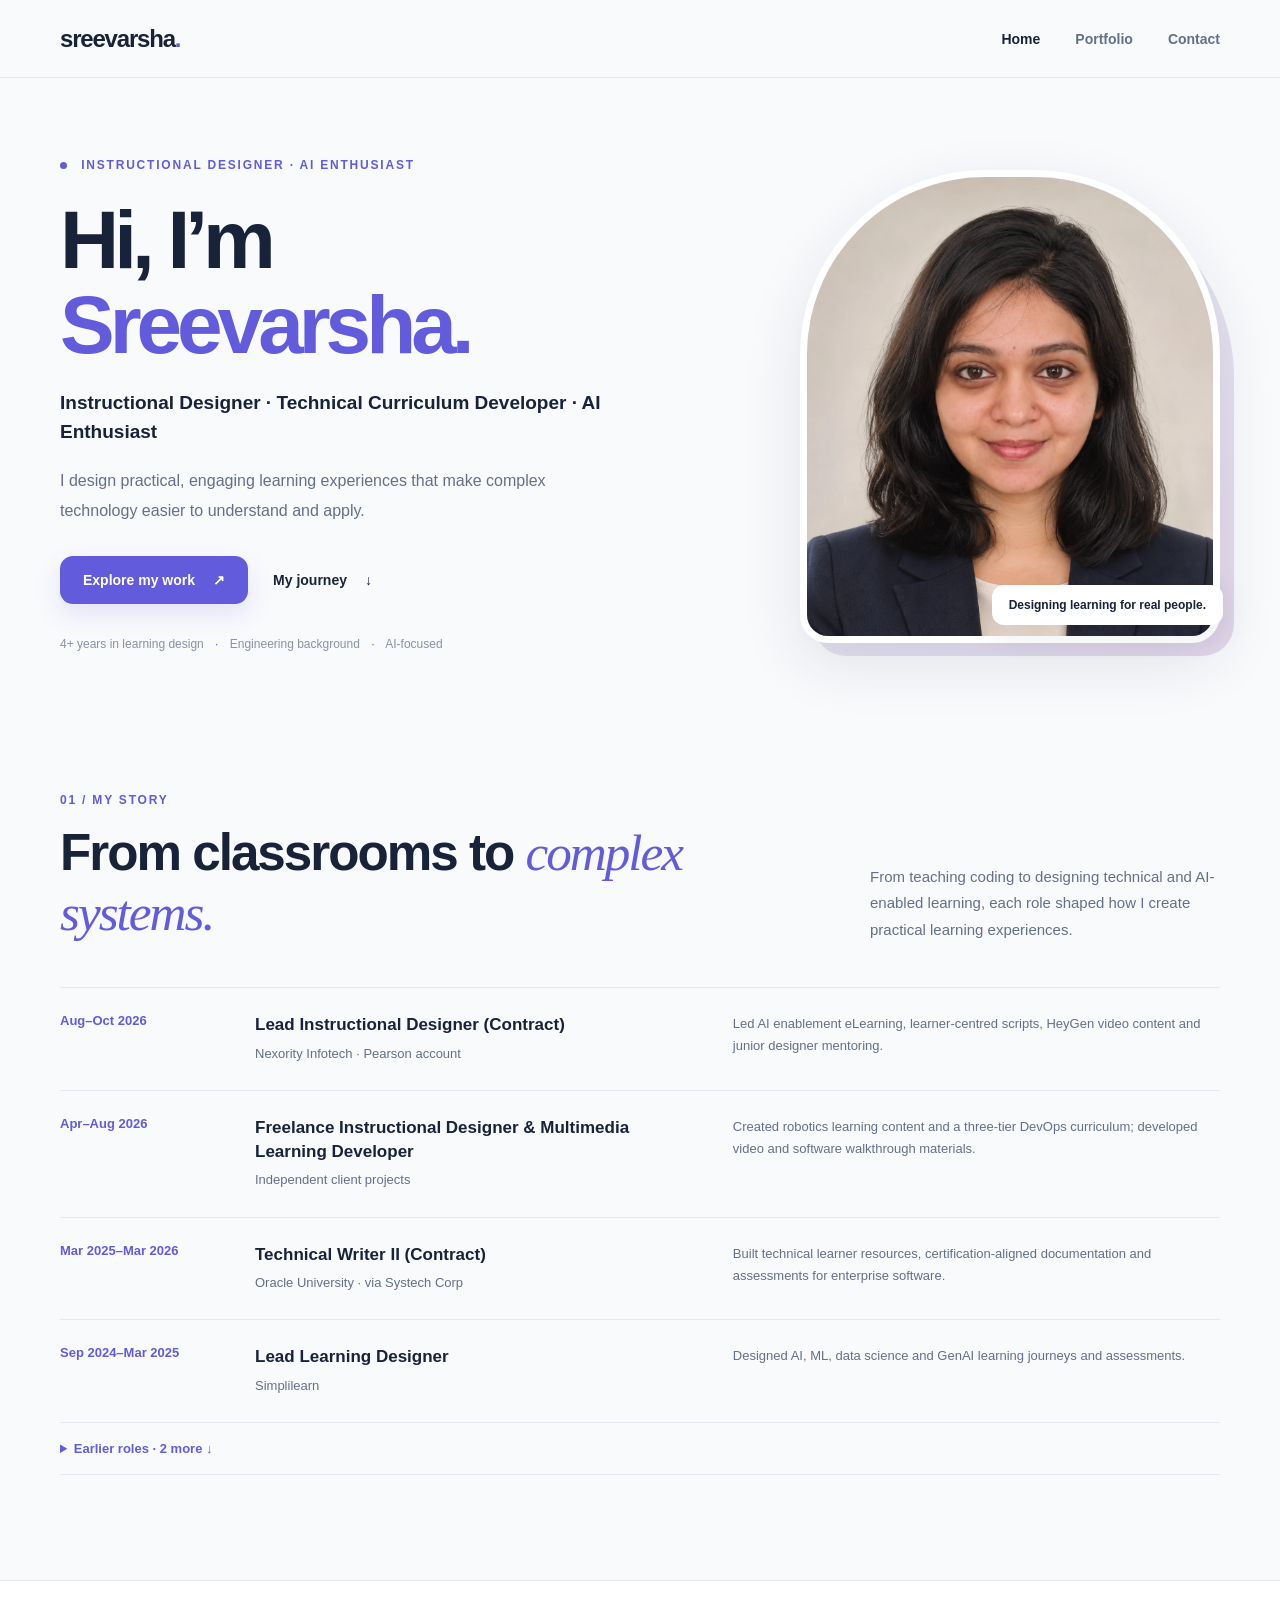
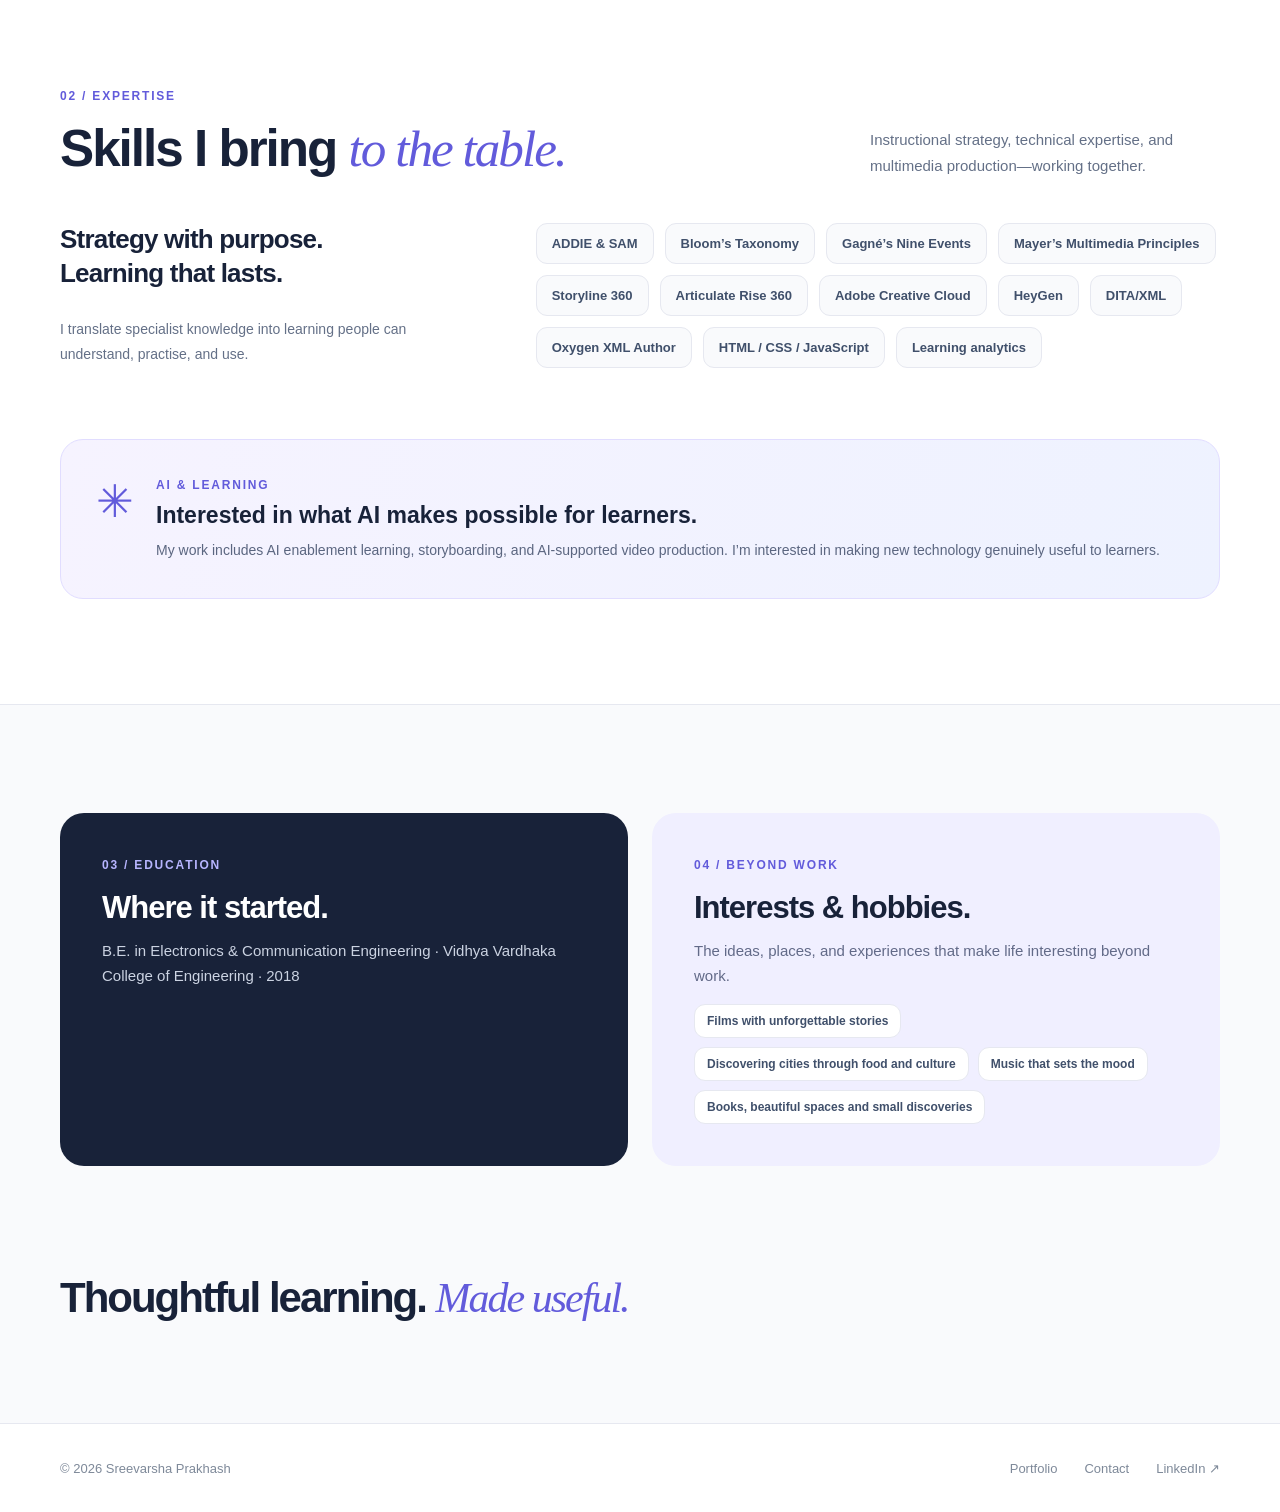
<file: index.html>
<!doctype html>
<html lang="en"><head><meta charset="utf-8"><meta name="viewport" content="width=device-width,initial-scale=1"><meta name="theme-color" content="#f8f9fc"><meta name="description" content="Sreevarsha Prakhash — instructional designer, technical curriculum developer and AI enthusiast. Explore experience, skills and learning design work."><title>Sreevarsha Prakhash | Instructional Designer</title><link rel="icon" href="assets/img/favicon.svg" type="image/svg+xml"><link rel="stylesheet" href="assets/css/site-modern.css"><script defer src="assets/js/data.js"></script><script defer src="assets/js/site-modern.js"></script></head>
<body data-page="home"><div id="preview-banner" class="preview-banner" hidden>Previewing a local draft. <a href="admin.html">Return to editor</a></div>
<header class="site-header"><div class="shell nav-wrap"><a class="wordmark" href="index.html" aria-label="Sreevarsha home">sreevarsha<span class="mark">.</span></a><button class="mobile-menu" id="mobile-menu" aria-controls="main-nav" aria-expanded="false" aria-label="Open navigation">Menu <span>☰</span></button><nav id="main-nav" class="main-nav"><a class="active" href="index.html">Home</a><a href="portfolio.html">Portfolio</a><a href="contact.html">Contact</a></nav></div></header>
<main>
<section class="shell hero" id="top"><div class="hero-text"><div class="eyebrow"><span class="dot"></span> INSTRUCTIONAL DESIGNER · AI ENTHUSIAST</div><h1>Hi, I’m <span class="accent">Sreevarsha.</span></h1><p class="hero-role" id="hero-role">Learning Experience Designer & Technical Curriculum Developer</p><p class="hero-lead" id="hero-intro"></p><div class="hero-actions"><a class="button button-primary" href="portfolio.html">Explore my work <span>↗</span></a><a class="button button-plain" href="#journey">My journey <span>↓</span></a></div><div class="hero-footnote">4+ years in learning design <span class="separator">·</span> Engineering background <span class="separator">·</span> AI-focused</div></div><div class="hero-photo-wrap"><div class="photo-backdrop"></div><img id="hero-photo" src="assets/img/professional-headshot.webp" alt="Portrait of Sreevarsha Prakhash" loading="eager"><div class="photo-caption">Designing learning for real people.</div></div></section>
<section class="shell story-section" id="journey"><div class="section-head"><div><span class="kicker">01 / MY STORY</span><h2>From classrooms to <em>complex systems.</em></h2></div><p class="section-intro">From teaching coding to designing technical and AI-enabled learning, each role shaped how I create practical learning experiences.</p></div><div class="timeline" id="career-timeline"></div></section>
<section class="soft-panel"><div class="shell section-space"><div class="section-head"><div><span class="kicker">02 / EXPERTISE</span><h2>Skills I bring <em>to the table.</em></h2></div><p class="section-intro">Instructional strategy, technical expertise, and multimedia production—working together.</p></div><div class="skills-layout"><div class="skills-intro"><h3>Strategy with purpose.<br>Learning that lasts.</h3><p>I translate specialist knowledge into learning people can understand, practise, and use.</p></div><div class="skills-tags" id="skills-list"></div></div><div class="ai-highlight"><div class="ai-spark">✳</div><div><span class="kicker">AI & LEARNING</span><h3>Interested in what AI makes possible for learners.</h3><p>My work includes AI enablement learning, storyboarding, and AI-supported video production. I’m interested in making new technology genuinely useful to learners.</p></div></div></div></section>
<section class="shell closing-section"><div class="closing-grid"><div class="closing-card"><span class="kicker">03 / EDUCATION</span><h2>Where it started.</h2><p id="education-text"></p></div><div class="closing-card closing-card-light"><span class="kicker">04 / BEYOND WORK</span><h2>Interests & hobbies.</h2><p>The ideas, places, and experiences that make life interesting beyond work.</p><div class="hobby-list" id="hobby-list"></div></div></div><div class="outro"><h2>Thoughtful learning. <em>Made useful.</em></h2></div></section>
</main><footer class="site-footer"><div class="shell footer-content"><span>© <span id="year"></span> Sreevarsha Prakhash</span><div><a href="portfolio.html">Portfolio</a><a href="contact.html">Contact</a><a href="https://www.linkedin.com/in/sreewar/" target="_blank" rel="noopener noreferrer">LinkedIn ↗</a></div></div></footer></body></html>
</file>
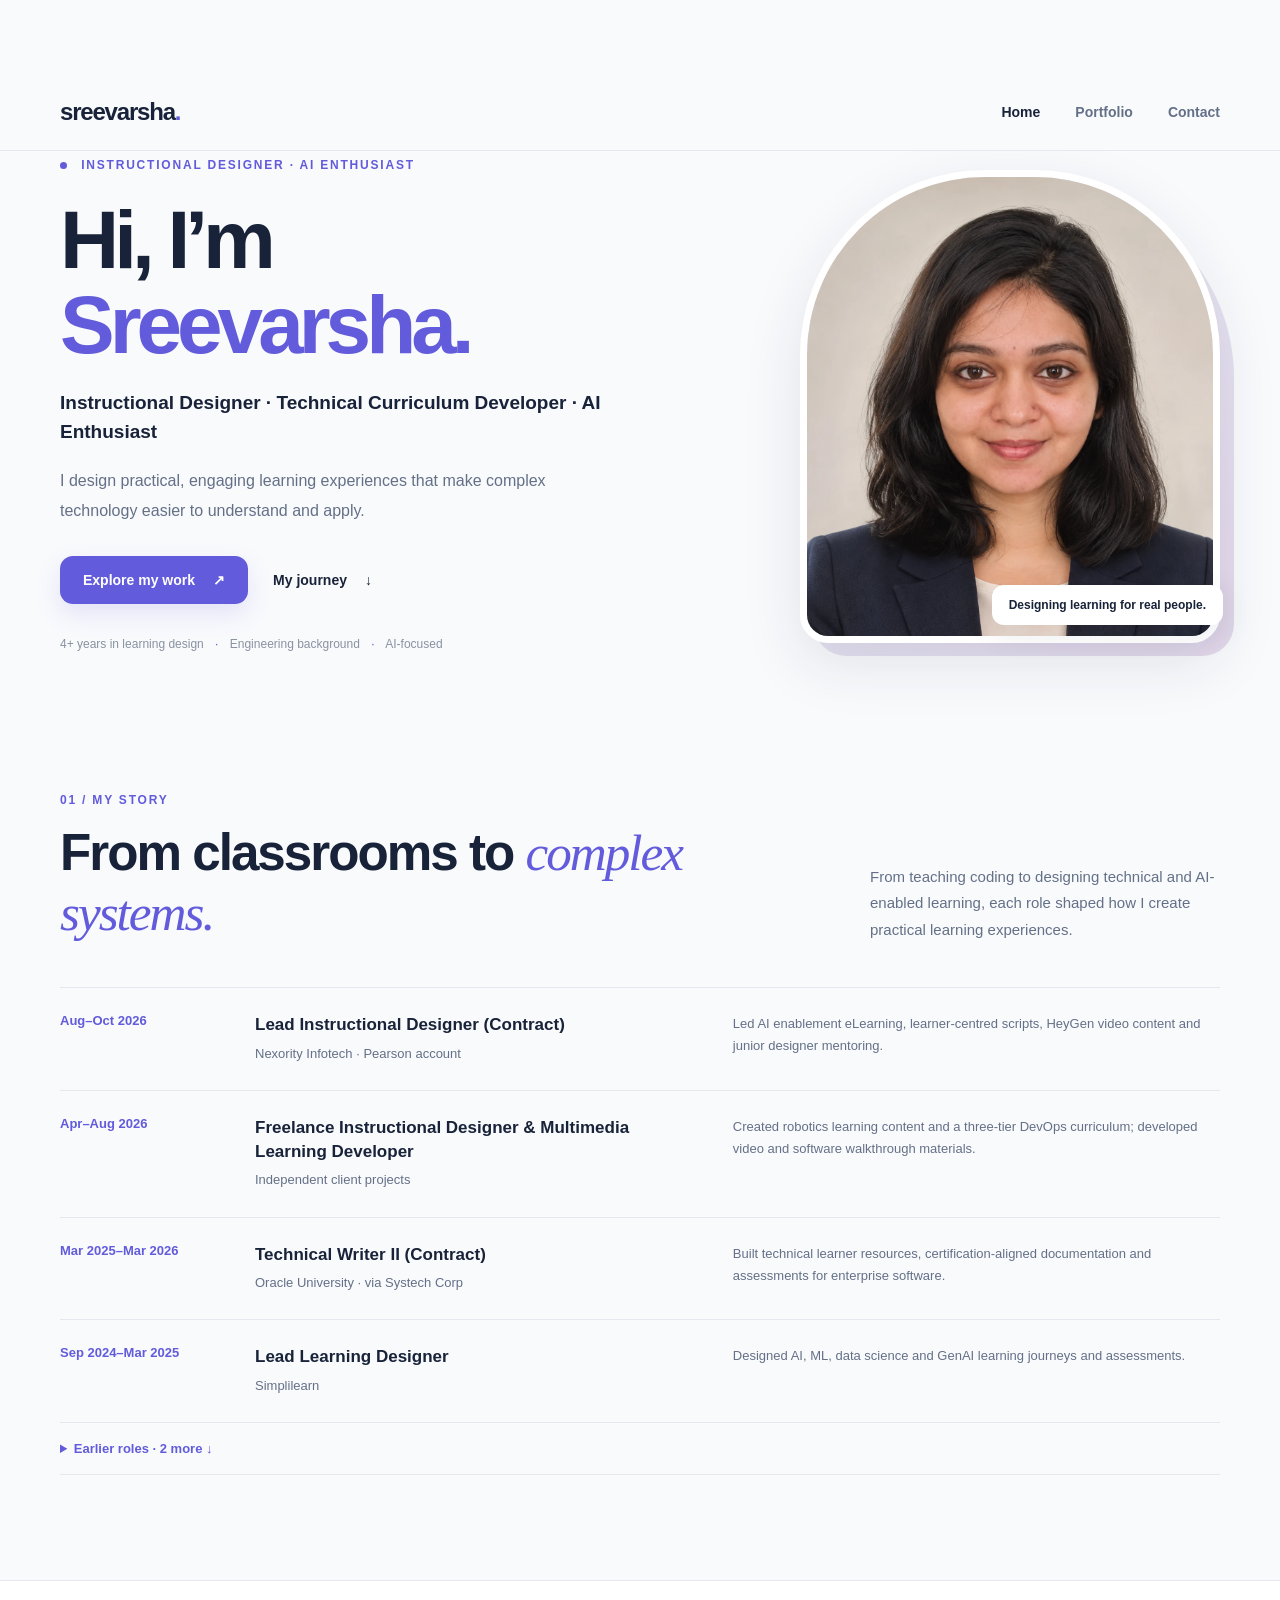
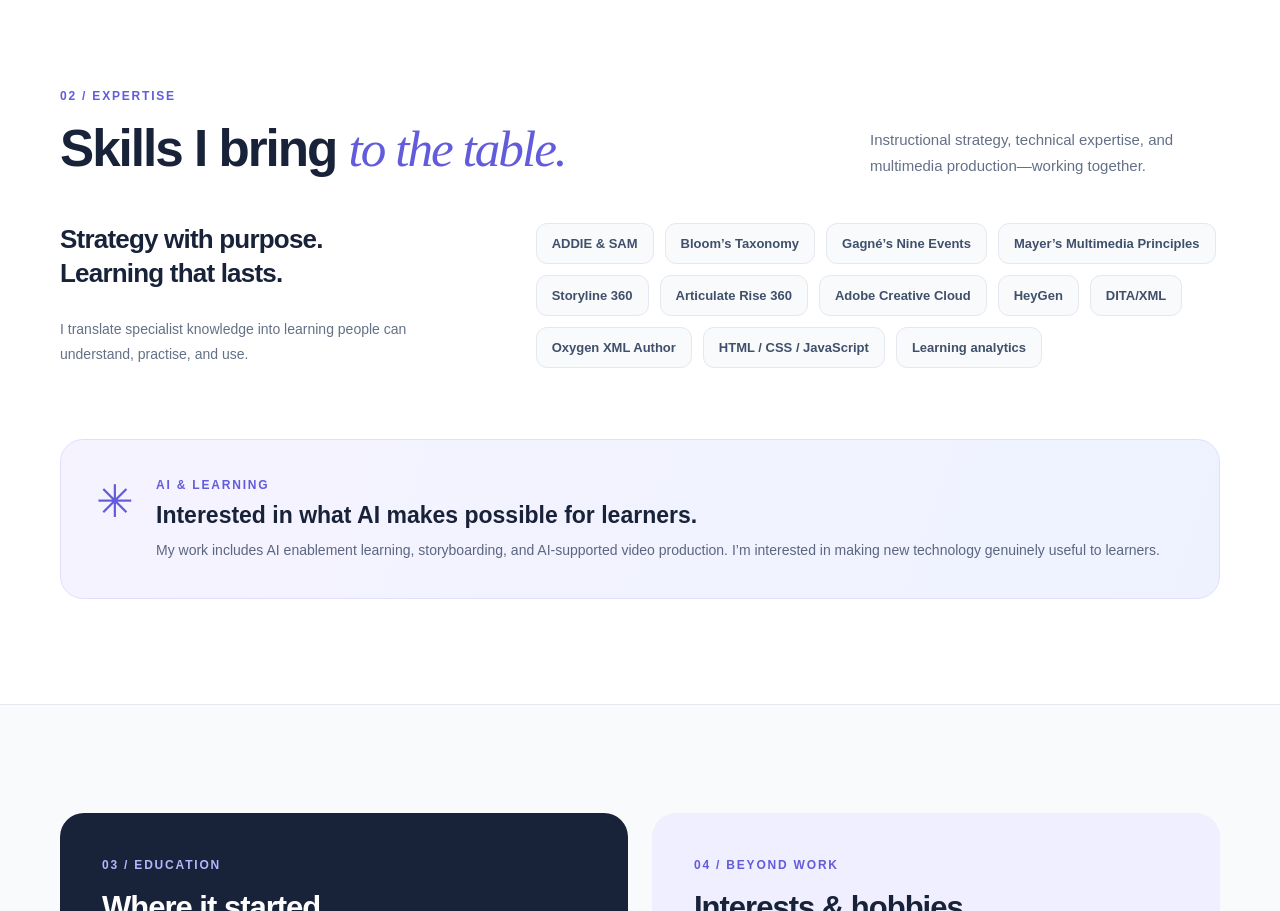
<file: about.html>
<!doctype html><html lang="en"><head><meta charset="utf-8"><meta name="viewport" content="width=device-width,initial-scale=1"><meta name="robots" content="noindex,follow"><meta http-equiv="refresh" content="0;url=index.html#journey"><title>About Sreevarsha — Now on Home</title></head><body><p>My introduction, career journey, skills and education now live on the <a href="index.html#journey">Home page</a>.</p></body></html>
</file>
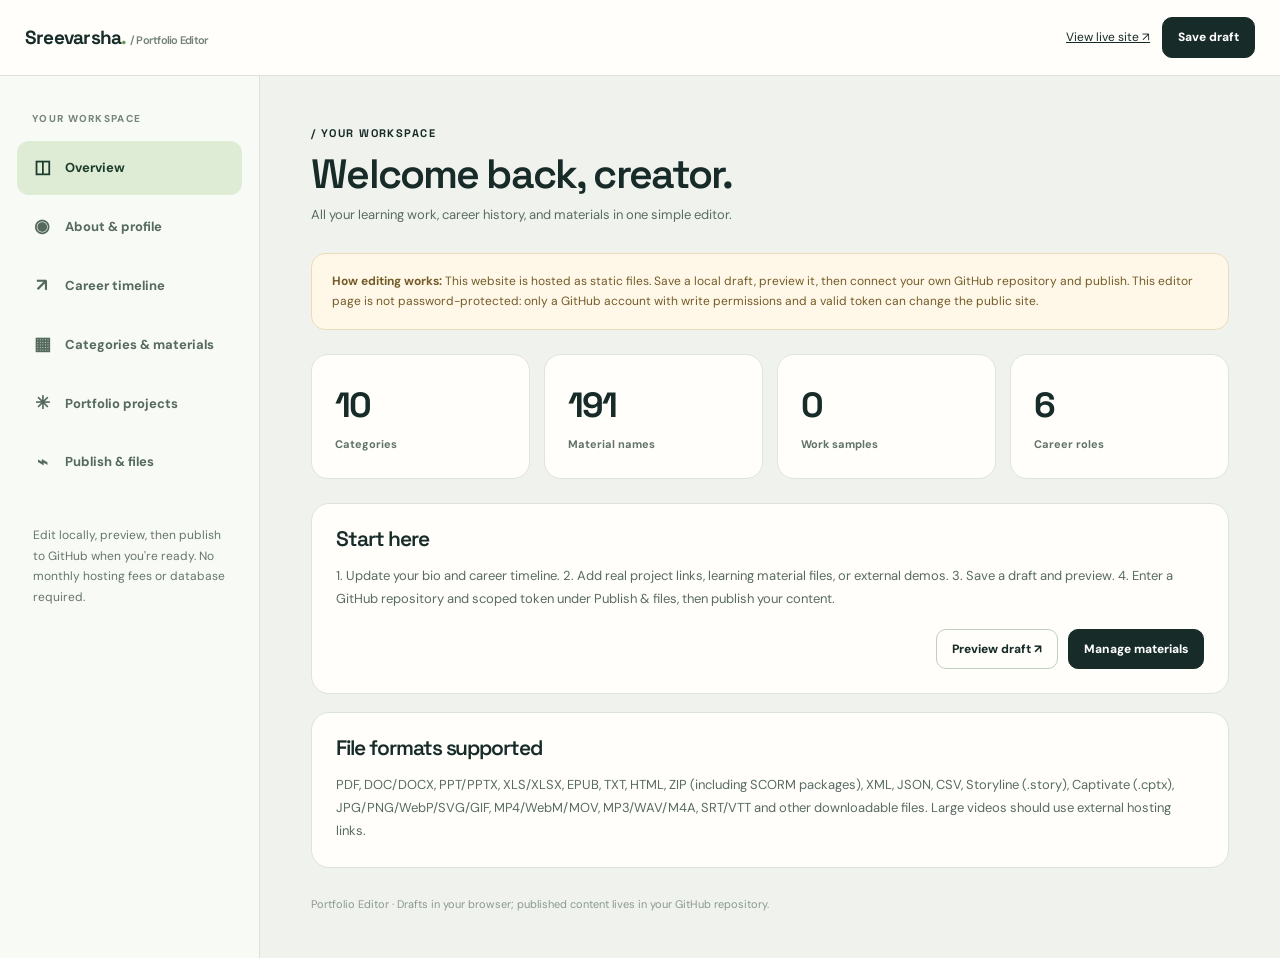
<file: admin.html>
<!doctype html><html lang="en"><head><meta charset="UTF-8"><meta name="viewport" content="width=device-width,initial-scale=1"><meta name="robots" content="noindex,nofollow"><meta name="theme-color" content="#f0f2ed"><title>Portfolio Editor · Sreevarsha</title><link rel="icon" href="assets/img/favicon.svg" type="image/svg+xml"><link rel="stylesheet" href="assets/css/style.css"><script defer src="assets/js/data.js"></script><script defer src="assets/js/admin.js"></script></head><body class="editor-body">
<header class="admin-top"><div class="admin-brand">Sreevarsha<span>.</span> <small style="font:600 11px 'DM Sans',sans-serif;color:#728278">/ Portfolio Editor</small></div><div class="admin-top-actions"><a href="index.html" target="_blank" rel="noopener">View live site ↗</a><button type="button" id="save-draft-top" class="admin-btn primary">Save draft</button></div></header>
<div class="admin-layout"><aside class="admin-side" aria-label="Editor navigation"><p class="side-label">YOUR WORKSPACE</p><button class="side-btn active" data-panel="overview"><span class="side-glyph">◫</span>Overview</button><button class="side-btn" data-panel="profile"><span class="side-glyph">◉</span>About & profile</button><button class="side-btn" data-panel="career"><span class="side-glyph">↗</span>Career timeline</button><button class="side-btn" data-panel="categories"><span class="side-glyph">▦</span>Categories & materials</button><button class="side-btn" data-panel="projects"><span class="side-glyph">✳</span>Portfolio projects</button><button class="side-btn" data-panel="publish"><span class="side-glyph">⌁</span>Publish & files</button><p class="admin-side-note">Edit locally, preview, then publish to GitHub when you're ready. No monthly hosting fees or database required.</p></aside>
<main class="admin-main">
<section class="admin-panel active" id="panel-overview"><div class="admin-title-row"><div><span class="eyebrow">/ Your workspace</span><h1>Welcome back, creator.</h1><p>All your learning work, career history, and materials in one simple editor.</p></div></div><div class="admin-alert"><strong>How editing works:</strong> This website is hosted as static files. Save a local draft, preview it, then connect your own GitHub repository and publish. This editor page is not password-protected: only a GitHub account with write permissions and a valid token can change the public site.</div><div id="dashboard-stats" class="dashboard-grid"></div><div class="admin-card"><h2>Start here</h2><p>1. Update your bio and career timeline. 2. Add real project links, learning material files, or external demos. 3. Save a draft and preview. 4. Enter a GitHub repository and scoped token under Publish & files, then publish your content.</p><div class="admin-section-foot"><button class="admin-btn" type="button" id="preview-btn">Preview draft ↗</button><button class="admin-btn primary" type="button" data-goto="categories">Manage materials</button></div></div><div class="admin-card"><h2>File formats supported</h2><p>PDF, DOC/DOCX, PPT/PPTX, XLS/XLSX, EPUB, TXT, HTML, ZIP (including SCORM packages), XML, JSON, CSV, Storyline (.story), Captivate (.cptx), JPG/PNG/WebP/SVG/GIF, MP4/WebM/MOV, MP3/WAV/M4A, SRT/VTT and other downloadable files. Large videos should use external hosting links.</p></div></section>
<section class="admin-panel" id="panel-profile"><div class="admin-title-row"><div><span class="eyebrow">/ Personal brand</span><h1>Your story, your way.</h1><p>Change your headline, bio, contact details, skills, résumé, or portrait. Your public About page updates after publication.</p></div><div class="admin-actions"><button class="admin-btn" id="upload-profile-photo" type="button">Upload headshot</button><button class="admin-btn" id="upload-profile-resume" type="button">Upload résumé</button></div></div><form id="profile-form" class="admin-card"><div class="admin-form-grid"><label class="admin-field">Full name<input name="name" required></label><label class="admin-field">Short name<input name="shortName"></label><label class="admin-field full">Professional headline / roles<input name="role"></label><label class="admin-field full">Homepage headline<input name="headline" placeholder="Complex ideas. Clear learning."></label><label class="admin-field full">Headline highlighted words<input name="highlight" placeholder="Clear learning."></label><label class="admin-field full">Homepage intro<textarea name="intro" rows="3"></textarea></label><label class="admin-field full">About me — opening paragraph<textarea name="about" rows="4"></textarea></label><label class="admin-field full">About me — second paragraph<textarea name="aboutMore" rows="4"></textarea></label><label class="admin-field full">My approach<textarea name="approach" rows="2"></textarea></label><label class="admin-field">Email<input name="email" type="email"></label><label class="admin-field">Phone (optional)<input name="phone"></label><label class="admin-field">Location<input name="location"></label><label class="admin-field">Availability message<input name="availability"></label><label class="admin-field full">Education<input name="education"></label><label class="admin-field full">Interests & hobbies (comma-separated)<textarea name="hobbies" rows="2" placeholder="Your interests and hobbies"></textarea></label><label class="admin-field full">Skills (comma-separated)<textarea name="skills" rows="3"></textarea></label><label class="admin-field full">Services (comma-separated)<textarea name="services" rows="2"></textarea></label><label class="admin-field full">Headshot URL / relative file path<input name="photo"></label><label class="admin-field full">Résumé URL / relative file path<input name="resume"></label><label class="admin-field">LinkedIn URL<input name="linkedin" type="url" placeholder="https://..."></label><label class="admin-field">GitHub URL<input name="github" type="url" placeholder="https://..."></label></div><div class="admin-section-foot"><button class="admin-btn primary" type="submit">Save profile draft</button></div></form></section>
<section class="admin-panel" id="panel-career"><div class="admin-title-row"><div><span class="eyebrow">/ Your journey</span><h1>Career timeline.</h1><p>Add new roles as your career grows. Reorder positions by editing the content file or removing and re-adding entries.</p></div><button class="admin-btn primary" data-action="new-career">+ Add position</button></div><div id="career-admin-list" class="admin-list"></div></section>
<section class="admin-panel" id="panel-categories"><div class="admin-title-row"><div><span class="eyebrow">/ L&D catalogue</span><h1>Categories & materials.</h1><p>All 10 agreed L&D categories and their deliverable names are preloaded. Attach real work samples one by one.</p></div><button class="admin-btn primary" data-action="new-category">+ New category</button></div><label class="search-wrap" style="margin-bottom:17px"><span>⌕</span><input type="search" id="admin-material-search" placeholder="Filter materials or categories"></label><div id="categories-admin-list"></div></section>
<section class="admin-panel" id="panel-projects"><div class="admin-title-row"><div><span class="eyebrow">/ Work stories</span><h1>Portfolio projects.</h1><p>Case studies are based on your résumé; only publish demos, screenshots, or downloadable files that you have permission to share.</p></div><button class="admin-btn primary" data-action="new-project">+ New project</button></div><div id="projects-admin-list" class="admin-list"></div></section>
<section class="admin-panel" id="panel-publish"><div class="admin-title-row"><div><span class="eyebrow">/ Go live</span><h1>Publish to GitHub.</h1><p>Keep your portfolio hosted free on GitHub Pages. This site uses plain HTML, CSS and JavaScript, with no build step.</p></div></div><div class="admin-alert"><strong>Security:</strong> Never add your token to a file or commit. Your token is used only for GitHub API requests made from this browser and is not saved to local storage. This editor itself is publicly accessible when hosted; the GitHub token—not the page URL—controls publishing authority. Use a fine-grained, repository-scoped token with Contents: Read and write, and revoke it if exposed.</div><div class="github-box"><h3>Connect your repository</h3><p>First, upload the site files to a public GitHub repository and enable Pages: Settings → Pages → Deploy from a branch → main / (root). Then enter your repo details here. The editor will commit changes directly to <code>assets/js/data.js</code>.</p><div class="admin-form-grid"><label class="admin-field full">Repository (owner/repository)<input id="github-repo" placeholder="yourusername/learning-portfolio" autocomplete="off"></label><label class="admin-field">Branch<input id="github-branch" value="main" autocomplete="off"></label><label class="admin-field">Fine-grained personal access token<input id="github-token" type="password" placeholder="github_pat_..." autocomplete="off" spellcheck="false"></label></div><div class="admin-section-foot"><button class="admin-btn" id="test-connection" type="button">Test connection</button><button class="admin-btn primary" id="publish-github" type="button">Publish all changes ↗</button></div><p id="github-result" class="admin-status" role="status" hidden></p></div><div class="admin-card" style="margin-top:18px"><h2>Backup & local editing</h2><p>Local drafts stay in this browser only. Export a JSON backup if you want to save it outside GitHub, or import one you've edited elsewhere. Changes aren't visible publicly until published to GitHub.</p><div class="admin-actions" style="margin-top:18px"><button class="admin-btn" type="button" id="export-json">Export JSON</button><button class="admin-btn" type="button" id="import-json">Import JSON</button><button class="admin-btn danger" type="button" id="reset-draft">Reset local draft</button></div><input type="file" id="import-file" accept=".json,application/json" hidden></div><div class="admin-card"><h2>Hosting & upload considerations</h2><ul class="help-list"><li>Single-file uploads through this editor are limited to 18 MB for browser reliability. Use an external link for large video, VR, or complete course packages.</li><li>PDF and Office files download; video and image files can open in a new tab. A ZIP can contain a SCORM package, but GitHub Pages is not an LMS and will not track SCORM completion.</li><li>GitHub Pages is appropriate for your professional portfolio. GitHub expressly limits using Pages as an e-commerce or SaaS hosting service.</li><li>GitHub Pages will publicly expose any files you upload. Check client confidentiality and rights before publishing.</li></ul></div></section>
<div class="editor-foot">Portfolio Editor · Drafts in your browser; published content lives in your GitHub repository.</div>
</main></div>
<dialog id="editor-dialog" class="admin-dialog"><form id="editor-modal-form"><h2 id="editor-modal-title">Edit</h2><div id="editor-modal-fields" class="admin-form-grid"></div><div class="dialog-actions"><button type="button" id="editor-modal-cancel" class="admin-btn">Cancel</button><button type="submit" class="admin-btn primary">Save changes</button></div></form></dialog>
<dialog id="files-dialog" class="admin-dialog"><h2 id="files-dialog-title">Attach material</h2><p class="drop-note">Add links to external media, or upload to your connected GitHub repository. New attachments appear after you publish the content file.</p><ul id="files-dialog-list" class="file-list"></ul><div class="admin-card" style="padding:15px"><label class="admin-field">Attachment label<input id="attach-label" placeholder="View sample / Download PDF"></label><label class="admin-field" style="margin-top:11px">External URL (HTTPS) or site-relative path<input id="attach-url" placeholder="https://... or uploads/your-file.pdf"></label><button type="button" class="admin-btn" id="attach-link" style="margin-top:13px">+ Add link</button></div><div class="admin-card" style="padding:15px"><label class="admin-field">Upload a file directly to GitHub<input id="attach-upload" type="file" accept=".pdf,.doc,.docx,.ppt,.pptx,.xls,.xlsx,.epub,.txt,.html,.htm,.zip,.xml,.json,.csv,.story,.cptx,.jpg,.jpeg,.png,.gif,.webp,.svg,.mp4,.webm,.mov,.mp3,.wav,.m4a,.vtt,.srt,.md"></label><p class="drop-note">Requires repository and token on the Publish page. Max 18 MB per file.</p><button type="button" class="admin-btn primary" id="attach-upload-btn" style="margin-top:13px">Upload to GitHub</button></div><div class="dialog-actions"><button type="button" id="files-dialog-done" class="admin-btn primary">Done</button></div></dialog>
<input id="hidden-photo" type="file" accept="image/png,image/jpeg,image/webp" hidden><input id="hidden-resume" type="file" accept="application/pdf" hidden>
<div id="toast" class="toast" aria-live="polite"></div></body></html>
</file>
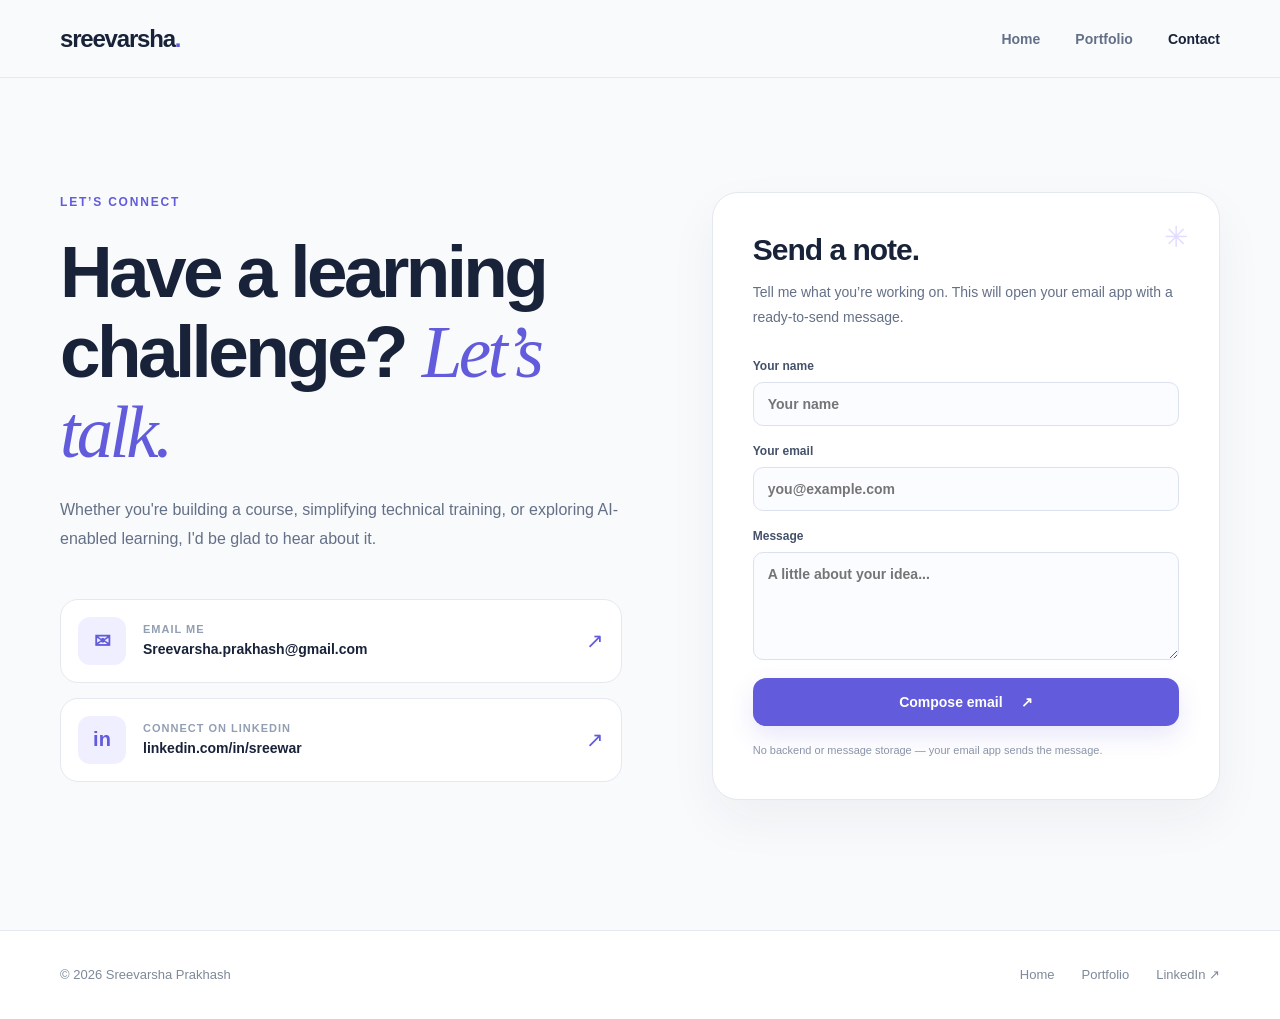
<file: contact.html>
<!doctype html><html lang="en"><head><meta charset="utf-8"><meta name="viewport" content="width=device-width,initial-scale=1"><meta name="theme-color" content="#f8f9fc"><meta name="description" content="Connect with Sreevarsha Prakhash for instructional design projects, eLearning development and collaborations."><title>Contact | Sreevarsha Prakhash</title><link rel="icon" href="assets/img/favicon.svg" type="image/svg+xml"><link rel="stylesheet" href="assets/css/site-modern.css"><script defer src="assets/js/data.js"></script><script defer src="assets/js/site-modern.js"></script></head><body data-page="contact"><div id="preview-banner" class="preview-banner" hidden>Previewing a local draft. <a href="admin.html">Return to editor</a></div><header class="site-header"><div class="shell nav-wrap"><a class="wordmark" href="index.html">sreevarsha<span class="mark">.</span></a><button class="mobile-menu" id="mobile-menu" aria-controls="main-nav" aria-expanded="false" aria-label="Open navigation">Menu <span>☰</span></button><nav id="main-nav" class="main-nav"><a href="index.html">Home</a><a href="portfolio.html">Portfolio</a><a class="active" href="contact.html">Contact</a></nav></div></header><main><section class="shell contact-area"><div class="contact-intro"><span class="kicker">LET’S CONNECT</span><h1>Have a learning challenge? <em>Let’s talk.</em></h1><p>Whether you're building a course, simplifying technical training, or exploring AI-enabled learning, I'd be glad to hear about it.</p><div class="connect-items"><a class="connect-card" id="contact-email" href="mailto:Sreevarsha.prakhash@gmail.com"><span class="connect-symbol">✉</span><span><small>EMAIL ME</small><strong id="contact-email-text">Sreevarsha.prakhash@gmail.com</strong></span><span class="arrow">↗</span></a><a class="connect-card" id="contact-linkedin" target="_blank" rel="noopener noreferrer" href="https://www.linkedin.com/in/sreewar/"><span class="connect-symbol">in</span><span><small>CONNECT ON LINKEDIN</small><strong>linkedin.com/in/sreewar</strong></span><span class="arrow">↗</span></a></div></div><div class="message-panel"><div class="message-decoration">✳</div><h2>Send a note.</h2><p>Tell me what you’re working on. This will open your email app with a ready-to-send message.</p><form id="contact-form"><label>Your name<input name="name" autocomplete="name" required placeholder="Your name"></label><label>Your email<input name="email" type="email" autocomplete="email" required placeholder="you@example.com"></label><label>Message<textarea name="message" rows="5" required placeholder="A little about your idea..."></textarea></label><button class="button button-primary" type="submit">Compose email <span>↗</span></button></form><small class="form-note">No backend or message storage — your email app sends the message.</small></div></section></main><footer class="site-footer"><div class="shell footer-content"><span>© <span id="year"></span> Sreevarsha Prakhash</span><div><a href="index.html">Home</a><a href="portfolio.html">Portfolio</a><a href="https://www.linkedin.com/in/sreewar/" target="_blank" rel="noopener noreferrer">LinkedIn ↗</a></div></div></footer></body></html>
</file>
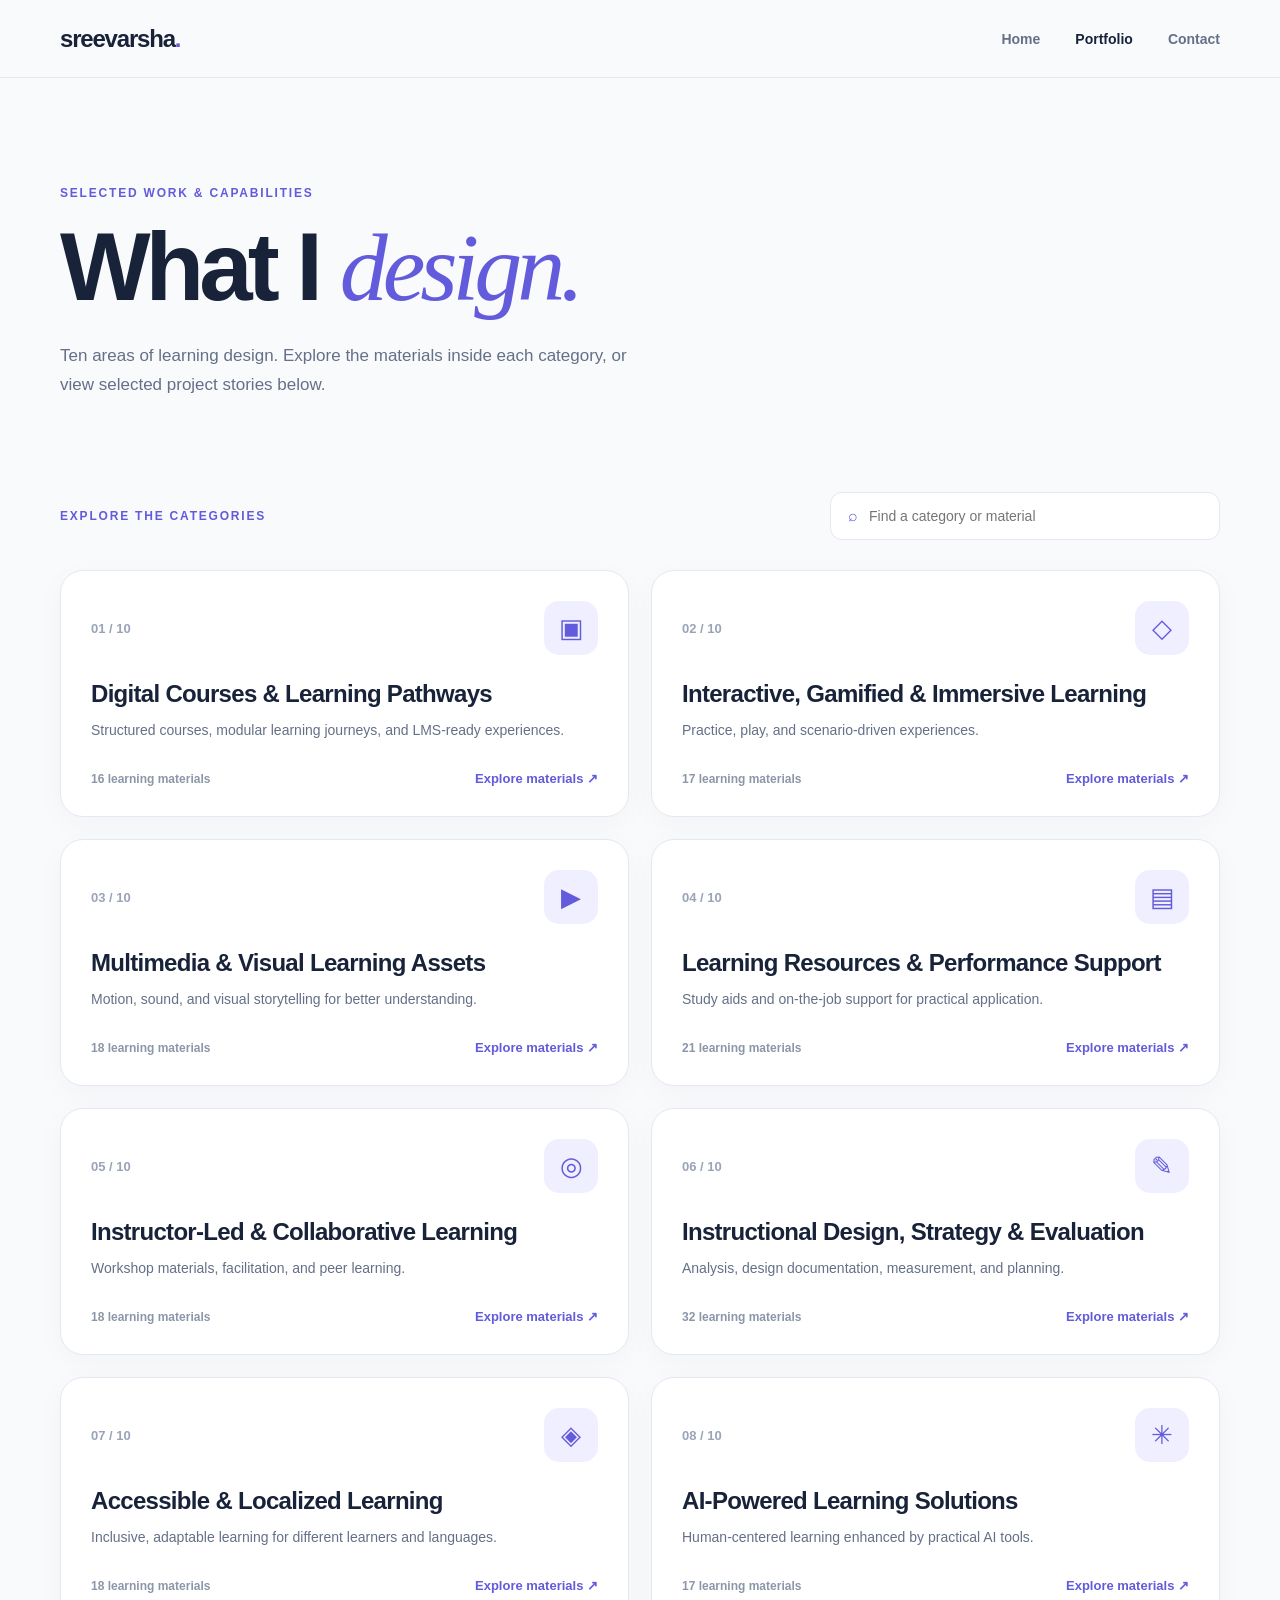
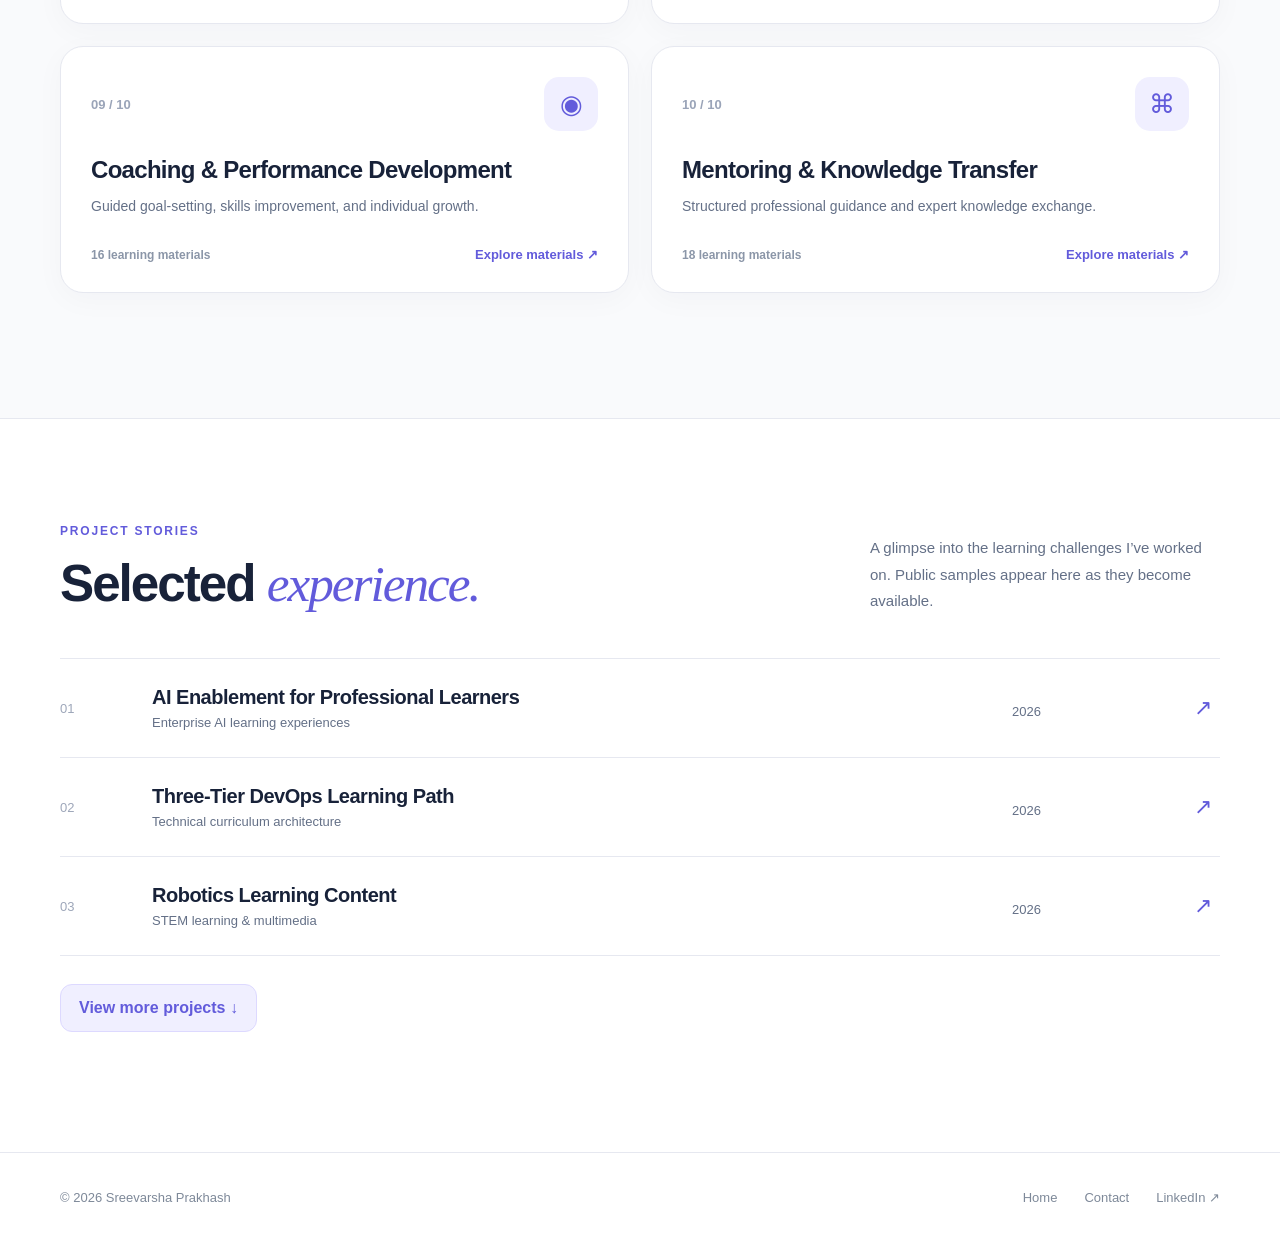
<file: portfolio.html>
<!doctype html><html lang="en"><head><meta charset="utf-8"><meta name="viewport" content="width=device-width,initial-scale=1"><meta name="theme-color" content="#f8f9fc"><meta name="description" content="Explore ten learning design categories and portfolio projects by Sreevarsha Prakhash."><title>Portfolio | Sreevarsha Prakhash</title><link rel="icon" href="assets/img/favicon.svg" type="image/svg+xml"><link rel="stylesheet" href="assets/css/site-modern.css"><script defer src="assets/js/data.js"></script><script defer src="assets/js/site-modern.js"></script></head><body data-page="portfolio"><div id="preview-banner" class="preview-banner" hidden>Previewing a local draft. <a href="admin.html">Return to editor</a></div><header class="site-header"><div class="shell nav-wrap"><a class="wordmark" href="index.html">sreevarsha<span class="mark">.</span></a><button class="mobile-menu" id="mobile-menu" aria-controls="main-nav" aria-expanded="false" aria-label="Open navigation">Menu <span>☰</span></button><nav id="main-nav" class="main-nav"><a href="index.html">Home</a><a class="active" href="portfolio.html">Portfolio</a><a href="contact.html">Contact</a></nav></div></header><main><section class="shell page-heading"><span class="kicker">SELECTED WORK & CAPABILITIES</span><h1>What I <em>design.</em></h1><p>Ten areas of learning design. Explore the materials inside each category, or view selected project stories below.</p></section><section class="shell portfolio-content"><div class="catalog-top"><span class="kicker">EXPLORE THE CATEGORIES</span><label class="search-box"><span aria-hidden="true">⌕</span><input id="category-search" type="search" placeholder="Find a category or material" aria-label="Search portfolio materials"></label></div><div class="category-grid" id="category-grid"></div><p class="empty-state" id="category-empty" hidden>No matching category or material was found.</p></section><section class="work-section"><div class="shell"><div class="section-head"><div><span class="kicker">PROJECT STORIES</span><h2>Selected <em>experience.</em></h2></div><p class="section-intro">A glimpse into the learning challenges I’ve worked on. Public samples appear here as they become available.</p></div><div id="project-list" class="project-list"></div><button class="view-more" id="show-more-projects" type="button" hidden>View more projects <span>↓</span></button></div></section><dialog class="project-dialog" id="project-dialog"><button class="dialog-close" id="dialog-close" aria-label="Close project details">×</button><div id="project-dialog-content"></div></dialog></main><footer class="site-footer"><div class="shell footer-content"><span>© <span id="year"></span> Sreevarsha Prakhash</span><div><a href="index.html">Home</a><a href="contact.html">Contact</a><a href="https://www.linkedin.com/in/sreewar/" target="_blank" rel="noopener noreferrer">LinkedIn ↗</a></div></div></footer></body></html>
</file>
<file: assets/css/site-modern.css>
:root{--ink:#182239;--muted:#647087;--accent:#625bdb;--soft:#f0efff;--line:#e6e8f0;--bg:#f9fafc}*{box-sizing:border-box}html{scroll-behavior:smooth}body{margin:0;background:var(--bg);color:var(--ink);font-family:Inter,'Segoe UI',Arial,sans-serif;-webkit-font-smoothing:antialiased}a{color:inherit;text-decoration:none}button,input,textarea{font:inherit}button{cursor:pointer}h1,h2,h3,p{margin-top:0}img{max-width:100%}.shell{width:min(1160px,calc(100% - 60px));margin:0 auto}.site-header{height:78px;background:rgba(249,250,252,.96);backdrop-filter:blur(14px);border-bottom:1px solid var(--line);position:sticky;top:0;z-index:40}.nav-wrap{display:flex;align-items:center;justify-content:space-between;height:100%}.wordmark{font-size:24px;font-weight:800;letter-spacing:-1.2px}.mark,.accent{color:var(--accent)}.main-nav{display:flex;align-items:center;gap:35px}.main-nav>a{font-size:14px;font-weight:600;color:var(--muted)}.main-nav>a:hover,.main-nav>a.active{color:var(--ink)}.main-nav .nav-button{padding:13px 18px;background:var(--ink);border-radius:40px;color:white}.nav-button span{padding-left:10px}.mobile-menu{display:none;border:1px solid var(--line);background:white;border-radius:10px;padding:10px}.preview-banner{background:#f8e8ba;padding:12px;text-align:center;font-size:13px}.preview-banner a{text-decoration:underline}.kicker,.eyebrow{color:var(--accent);font-weight:750;letter-spacing:1.8px;font-size:12px}.dot{display:inline-block;width:7px;height:7px;border-radius:50%;background:var(--accent);margin-right:9px}.hero{min-height:660px;padding:80px 0 95px;display:grid;grid-template-columns:1.15fr .85fr;align-items:center;gap:66px}.hero h1{font-size:clamp(58px,6.4vw,95px);line-height:1.04;letter-spacing:-5px;margin:25px 0 22px}.hero-role{font-size:19px;font-weight:650;line-height:1.5;margin-bottom:20px}.hero-lead{font-size:16px;color:var(--muted);line-height:1.85;max-width:550px}.hero-actions{display:flex;align-items:center;gap:22px;margin:30px 0;flex-wrap:wrap}.button{border:0;border-radius:13px;display:inline-flex;align-items:center;justify-content:center;gap:18px;padding:16px 23px;font-size:14px;font-weight:700}.button-primary{background:var(--accent);color:white;box-shadow:0 10px 25px #625bdb25}.button-primary:hover{background:#504bc6}.button-plain{padding-left:3px}.hero-footnote{font-size:12px;color:#8992a2;line-height:1.8}.separator{color:var(--accent);padding:0 8px}.hero-photo-wrap{justify-self:end;width:100%;max-width:420px;position:relative}.photo-backdrop{background:linear-gradient(135deg,#e6ecf5,#e4d9ec);position:absolute;inset:18px -14px -13px 14px;border-radius:190px 190px 32px 32px;transform:none}.hero-photo-wrap img{width:100%;aspect-ratio:4/4.5;object-fit:cover;object-position:center 27%;display:block;position:relative;border:7px solid #fff;border-radius:185px 185px 28px 28px;box-shadow:0 20px 60px #1924411c;background:#eee}.photo-caption{position:absolute;bottom:18px;right:-3px;border-radius:12px;box-shadow:0 7px 30px #1822391a;background:white;padding:13px 17px;font-size:12px;font-weight:700}.section-head{display:flex;gap:42px;justify-content:space-between;align-items:end;margin-bottom:44px}.section-head h2,.closing-section h2{font-size:clamp(35px,4vw,54px);line-height:1.17;letter-spacing:-2px;margin:15px 0 0}.section-head em,.closing-section em,.page-heading em,.contact-area em{font-family:Georgia,serif;color:var(--accent);font-weight:400}.section-intro{font-size:15px;line-height:1.75;max-width:350px;color:var(--muted);margin:0}.story-section{padding:40px 0 105px}.timeline{border-top:1px solid var(--line)}.timeline-row{display:grid;grid-template-columns:160px 1fr 1.1fr;gap:35px;padding:25px 0;border-bottom:1px solid var(--line)}.timeline-period{font-size:13px;font-weight:750;color:var(--accent)}.timeline-title{font-size:17px;line-height:1.4;margin-bottom:6px}.timeline-org,.timeline-desc{font-size:13px;line-height:1.7;color:var(--muted)}.timeline-desc{margin:0}.timeline-older{border-bottom:1px solid var(--line)}.timeline-older summary{cursor:pointer;padding:18px 0;font-size:13px;font-weight:700;color:var(--accent)}.timeline-older .timeline-row:last-child{border-bottom:0}.soft-panel{background:white;border-top:1px solid var(--line);border-bottom:1px solid var(--line)}.section-space{padding:105px 0}.skills-layout{display:grid;grid-template-columns:.75fr 1.25fr;gap:65px}.skills-intro h3{font-size:26px;line-height:1.3;letter-spacing:-.8px}.skills-intro p{font-size:14px;color:var(--muted);line-height:1.8}.skills-tags{display:flex;flex-wrap:wrap;align-content:start;gap:11px}.skill-tag,.hobby-pill{border-radius:11px;border:1px solid var(--line);background:var(--bg);padding:12px 15px;color:#40506b;font-size:13px;font-weight:650}.ai-highlight{display:flex;gap:22px;margin-top:58px;padding:35px;border:1px solid #e1ddff;border-radius:23px;background:linear-gradient(108deg,#f6f3ff,#eef2ff)}.ai-spark{font-size:45px;color:var(--accent)}.ai-highlight h3{font-size:23px;margin:9px 0}.ai-highlight p{font-size:14px;color:#5b6680;line-height:1.75;margin:0}.closing-section{padding:108px 0 80px}.closing-grid{display:grid;grid-template-columns:1fr 1fr;gap:24px}.closing-card{background:var(--ink);color:white;border-radius:24px;padding:42px;min-height:252px}.closing-card .kicker{color:#b7b5ff}.closing-card h2{font-size:31px;letter-spacing:-1px;margin:17px 0 12px}.closing-card p{font-size:15px;line-height:1.7;color:#cbd3e2}.closing-card-light{background:var(--soft);color:var(--ink)}.closing-card-light .kicker{color:var(--accent)}.closing-card-light p{color:#626a88}.hobby-list{display:flex;flex-wrap:wrap;gap:9px}.hobby-pill{font-size:12px;background:white;padding:9px 12px}.outro{display:flex;align-items:center;justify-content:space-between;gap:25px;padding:92px 0 20px}.outro h2{font-size:42px}.site-footer{background:white;border-top:1px solid var(--line)}.footer-content{min-height:88px;display:flex;align-items:center;justify-content:space-between;gap:25px;color:#7e8999;font-size:13px}.footer-content>div{display:flex;gap:27px}.footer-content a:hover{color:var(--accent)}.page-heading{padding:105px 0 75px}.page-heading h1{font-size:clamp(65px,7.5vw,100px);line-height:1.09;letter-spacing:-5px;margin:14px 0 20px}.page-heading p{font-size:17px;color:var(--muted);line-height:1.75;max-width:600px}.portfolio-content{padding-bottom:125px}.catalog-top{display:flex;justify-content:space-between;align-items:center;gap:25px;margin-bottom:30px}.search-box{display:flex;align-items:center;gap:11px;background:white;border:1px solid var(--line);border-radius:12px;padding:0 17px;width:390px;max-width:100%;color:var(--accent)}.search-box input{border:0;outline:0;width:100%;padding:15px 0;background:transparent;color:var(--ink);font-size:14px}.category-grid{display:grid;grid-template-columns:1fr 1fr;gap:22px;align-items:start}.category-card{border:1px solid var(--line);border-radius:23px;background:white;overflow:hidden;min-height:246px;box-shadow:0 7px 30px #18223908}.category-card:hover{border-color:#ccc9ff;box-shadow:0 16px 38px #18223914}.category-card>summary{list-style:none;cursor:pointer;display:flex;flex-direction:column;min-height:245px;padding:30px}.category-card>summary::-webkit-details-marker{display:none}.category-header{display:flex;align-items:center;justify-content:space-between}.category-index{color:#9aa4b8;font-size:13px;font-weight:750}.category-icon{display:grid;place-items:center;width:54px;height:54px;border-radius:15px;background:var(--soft);color:var(--accent);font-size:26px}.category-card h2{font-size:24px;line-height:1.28;letter-spacing:-.7px;margin:24px 0 9px}.category-desc{font-size:14px;line-height:1.65;color:var(--muted);margin-bottom:28px}.category-foot{margin-top:auto;display:flex;justify-content:space-between;align-items:center;gap:8px;font-size:12px;font-weight:700;color:#8b96a8}.category-open{color:var(--accent);font-size:13px}.category-materials{padding:0 30px 25px;border-top:1px solid var(--line)}.materials-title{font-size:11px;letter-spacing:1.5px;color:#95a0b4;font-weight:750;margin:23px 0 8px}.category-material{display:flex;justify-content:space-between;gap:15px;border-bottom:1px solid #eff0f5;padding:12px 0;font-size:13px;color:#40506b;line-height:1.5}.category-material:last-child{border-bottom:0}.file-link{color:var(--accent);font-size:12px;font-weight:750;white-space:nowrap}.empty-state{font-size:14px;color:var(--muted);padding:20px}.work-section{background:#fff;border-top:1px solid var(--line);padding:102px 0 120px}.project-list{border-top:1px solid var(--line)}.project-row{display:grid;grid-template-columns:70px 1fr 160px 26px;gap:22px;padding:27px 0;border-bottom:1px solid var(--line);align-items:center;cursor:pointer}.project-row:hover .project-title{color:var(--accent)}.project-num{font-size:13px;color:#9da6b9}.project-title{font-size:20px;letter-spacing:-.5px;font-weight:750}.project-sub,.project-year{font-size:13px;color:var(--muted);margin-top:6px}.project-arrow{font-size:22px;color:var(--accent)}.view-more{background:var(--soft);color:var(--accent);border:1px solid #ddd9ff;padding:14px 18px;border-radius:12px;font-weight:750;margin-top:28px}.project-dialog{max-height:85vh;overflow:auto;width:min(690px,calc(100% - 32px));border:0;border-radius:24px;padding:43px;color:var(--ink);box-shadow:0 20px 80px #141c3833}.project-dialog::backdrop{background:#172038aa}.project-dialog h2{font-size:34px;line-height:1.2;letter-spacing:-1px;margin:18px 0}.project-dialog p{font-size:15px;line-height:1.75;color:var(--muted)}.dialog-close{float:right;border:0;background:var(--soft);font-size:25px;width:37px;height:37px;border-radius:50%}.dialog-meta{border-top:1px solid var(--line);margin-top:23px;padding-top:18px}.dialog-meta strong{display:block;margin-top:15px;font-size:12px;letter-spacing:1px}.dialog-files a{display:block;margin:8px 0}.contact-area{min-height:calc(100vh - 168px);padding:114px 0 130px;display:grid;grid-template-columns:1.05fr .95fr;align-items:start;gap:90px}.contact-area h1{font-size:clamp(50px,5.7vw,81px);line-height:1.09;letter-spacing:-3.6px;margin:22px 0}.contact-intro>p{font-size:16px;color:var(--muted);line-height:1.85}.connect-items{display:grid;gap:15px;margin-top:45px}.connect-card{display:flex;align-items:center;gap:17px;background:white;border:1px solid var(--line);border-radius:18px;padding:17px}.connect-card:hover{border-color:#cac7fc}.connect-symbol{width:48px;height:48px;display:grid;place-items:center;flex-shrink:0;background:var(--soft);color:var(--accent);border-radius:12px;font-weight:800;font-size:20px}.connect-card>span:nth-child(2){min-width:0;flex:1}.connect-card small{display:block;color:#929eb3;font-size:11px;font-weight:700;letter-spacing:1px;margin-bottom:5px}.connect-card strong{font-size:14px;overflow-wrap:anywhere}.connect-card .arrow{font-size:21px;color:var(--accent)}.message-panel{background:white;position:relative;border:1px solid var(--line);border-radius:26px;padding:40px;box-shadow:0 20px 50px #1520400d}.message-decoration{position:absolute;top:27px;right:31px;color:#e0dcff;font-size:29px}.message-panel h2{font-size:30px;letter-spacing:-1px;margin-bottom:13px}.message-panel>p{font-size:14px;line-height:1.75;color:var(--muted);margin-bottom:30px}.message-panel form{display:grid;gap:18px}.message-panel label{display:grid;gap:9px;font-size:12px;font-weight:750;color:#44516a}.message-panel input,.message-panel textarea{width:100%;border:1px solid #dce2ed;border-radius:10px;padding:13px 14px;background:#fbfcff;color:var(--ink);font-size:14px}.message-panel textarea{resize:vertical}.message-panel .button{width:100%}.form-note{display:block;font-size:11px;color:#8994a8;margin-top:16px;line-height:1.5}@media(max-width:950px){.shell{width:calc(100% - 44px)}.hero{gap:28px}.hero h1{font-size:64px;letter-spacing:-3px}.timeline-row{grid-template-columns:125px 1fr;gap:12px 24px}.timeline-desc{grid-column:2}.contact-area{gap:35px}.message-panel{padding:30px}}@media(max-width:700px){.shell{width:calc(100% - 36px)}.site-header{height:66px}.wordmark{font-size:21px}.mobile-menu{display:flex;gap:9px;align-items:center}.main-nav{display:none;position:absolute;top:66px;left:0;right:0;flex-direction:column;align-items:stretch;gap:17px;padding:20px;background:white;border-bottom:1px solid var(--line);box-shadow:0 15px 35px #18223912}.main-nav.open{display:flex}.main-nav>a{padding:6px}.main-nav .nav-button{text-align:center;padding:13px}.hero{grid-template-columns:1fr;padding:55px 0 78px;gap:42px;min-height:0}.hero h1{font-size:clamp(52px,13vw,75px);letter-spacing:-3px}.hero-role{font-size:17px}.hero-photo-wrap{justify-self:center;width:min(100% - 20px,460px)}.hero-footnote{font-size:11px}.section-head{display:block;margin-bottom:28px}.section-head h2,.closing-section h2{font-size:38px;letter-spacing:-1.3px}.section-intro{margin-top:16px;max-width:100%}.story-section{padding:40px 0 74px}.timeline-row{grid-template-columns:1fr;gap:7px;padding:20px 0}.timeline-desc{grid-column:1}.section-space{padding:75px 0}.skills-layout{grid-template-columns:1fr;gap:19px}.ai-highlight{padding:24px;gap:12px;margin-top:36px}.ai-spark{font-size:30px}.ai-highlight h3{font-size:20px}.closing-section{padding:76px 0}.closing-grid{grid-template-columns:1fr;gap:15px}.closing-card{min-height:210px;padding:30px}.outro{flex-direction:column;align-items:start;gap:22px;padding:60px 0 5px}.outro h2{font-size:35px}.footer-content{flex-direction:column;align-items:start;padding:25px 0;min-height:0}.footer-content>div{gap:17px}.page-heading{padding:74px 0 54px}.page-heading h1{font-size:64px;letter-spacing:-3px}.page-heading p{font-size:15px}.catalog-top{align-items:start;flex-direction:column;gap:15px}.search-box{width:100%}.category-grid{grid-template-columns:1fr;gap:16px}.category-card,.category-card>summary{min-height:214px}.category-card>summary{padding:26px}.category-card h2{font-size:23px}.category-materials{padding:0 26px 24px}.portfolio-content{padding-bottom:80px}.work-section{padding:80px 0}.project-row{grid-template-columns:32px 1fr 24px;gap:12px}.project-year{display:none}.project-title{font-size:17px}.contact-area{grid-template-columns:1fr;padding:80px 0;gap:52px}.contact-area h1{font-size:53px;letter-spacing:-2.5px}.connect-items{margin-top:30px}.message-panel{padding:28px}.project-dialog{padding:30px 23px}}
</file>
<file: assets/css/style.css>
@import url('https://fonts.googleapis.com/css2?family=DM+Sans:wght@400;500;600;700&family=Space+Grotesk:wght@400;500;600;700&family=Fraunces:opsz,wght,SOFT,WONK@9..144,550,30,1;9..144,650,30,1&display=swap');
:root{--bg:#f7f6f0;--ink:#172b28;--muted:#596b65;--line:#dce1d9;--acid:#c6ef81;--lavender:#e3dcf8;--peach:#f6d8ca;--sky:#d8eaf0;--yellow:#f5eab8;--white:#fffefa;--serif:'Fraunces',Georgia,serif;--display:'Space Grotesk',Arial,sans-serif;--body:'DM Sans',Arial,sans-serif;--shadow:0 12px 38px rgba(15,45,35,.08)}
*{box-sizing:border-box}html{scroll-behavior:smooth}body{margin:0;background:var(--bg);color:var(--ink);font-family:var(--body);font-size:15px;line-height:1.55;-webkit-font-smoothing:antialiased}button,input,textarea,select{font:inherit}a{color:inherit;text-decoration:none}button{cursor:pointer}img{display:block;max-width:100%}p{margin:0}h1,h2,h3{font-family:var(--display);line-height:1.05;margin:0;letter-spacing:-.05em}h1{font-size:clamp(3.6rem,7.5vw,7.7rem);font-weight:600}h2{font-size:clamp(2.7rem,5.3vw,5.4rem);font-weight:600}h3{font-size:1.4rem;letter-spacing:-.035em}h1 em,h2 em,.serif-highlight{font-family:var(--serif);font-weight:550;font-style:italic;letter-spacing:-.07em}.wrap{width:min(1180px,calc(100% - 88px));margin-inline:auto}.section{padding-block:110px}.eyebrow{display:inline-flex;align-items:center;gap:8px;font-family:var(--display);font-weight:700;letter-spacing:.13em;text-transform:uppercase;font-size:11px}.star{font-size:18px;color:#597437}.button-row{display:flex;flex-wrap:wrap;gap:12px;margin-top:32px}.btn{min-height:52px;padding:15px 22px;border-radius:100px;font-weight:700;display:inline-flex;align-items:center;justify-content:space-between;gap:30px;border:1px solid transparent;transition:transform .2s,background .2s,box-shadow .2s;font-size:13px}.btn:hover{transform:translateY(-2px);box-shadow:var(--shadow)}.btn-dark{background:var(--ink);color:white}.btn-dark:hover{background:#295046}.btn-outline{border-color:var(--ink);background:transparent}.btn-light{background:var(--acid);color:var(--ink)}.btn span{font-size:18px}.text-arrow{border-bottom:1px solid currentColor;padding-bottom:4px;font-weight:700}.site-header{position:sticky;top:0;z-index:80;background:rgba(247,246,240,.96);backdrop-filter:blur(18px);border-bottom:1px solid rgba(22,43,38,.08)}.nav-shell{height:82px;display:flex;align-items:center;justify-content:space-between;gap:20px}.brand{display:flex;align-items:center;gap:9px}.brand-icon{display:grid;place-items:center;background:var(--ink);width:43px;height:43px;color:white;border-radius:13px;font-family:var(--display);font-size:34px;line-height:1;font-weight:700;letter-spacing:-.15em}.brand-dot{color:var(--acid);margin-left:1px}.brand-type{font-family:var(--display);font-size:18px;letter-spacing:-.06em;font-weight:700;display:flex;flex-direction:column;line-height:1.1}.brand-sub{font-family:var(--body);font-size:9px;font-weight:600;letter-spacing:.08em;color:var(--muted);text-transform:uppercase;margin-top:4px}.nav-links{display:flex;align-items:center;gap:34px}.nav-links>a{font-size:13px;font-weight:700;transition:color .15s}.nav-links>a:hover,.nav-links>a.active{color:#4f7b4a}.nav-links .nav-cta{border:1px solid var(--ink);border-radius:30px;padding:11px 18px;display:inline-flex;gap:15px}.nav-cta span{font-size:16px}.menu-toggle{display:none;border:0;background:none}.preview-banner{background:#d7eeb2;color:#132b22;padding:10px;text-align:center;font-size:12px}.preview-banner a{text-decoration:underline;font-weight:700;margin-left:9px}
/* HERO */
.hero{min-height:710px;display:grid;grid-template-columns:1.05fr .95fr;align-items:center;gap:45px;padding-top:48px;padding-bottom:74px}.hero-copy{position:relative;z-index:2}.hero h1{margin-top:22px;white-space:nowrap;font-size:clamp(3.7rem,5.5vw,5.65rem)}.hero h1 .serif-highlight{color:#507b5e}.hero-lead{font-size:19px;line-height:1.7;max-width:510px;color:#50635e;margin-top:28px}.hero-foot{display:flex;align-items:center;gap:15px;font-size:12px;color:var(--muted);font-weight:600;margin-top:64px}.hero-foot-rule{display:block;height:1px;width:44px;background:var(--ink)}.hero-visual{height:590px;position:relative;display:flex;align-items:center;justify-content:center}.hero-shape{position:absolute;border-radius:50%}.shape-one{width:92%;aspect-ratio:1;background:var(--acid);top:7%;right:-7%}.shape-two{width:73%;height:85%;background:var(--lavender);left:-2%;top:11%;border-radius:200px;transform:rotate(-15deg)}.portrait-wrap{height:505px;width:78%;border-radius:255px 255px 165px 165px;overflow:hidden;z-index:1;position:relative;background:#ddd9d1;border:7px solid rgba(255,255,255,.72);box-shadow:0 16px 40px #1c392519}.portrait-wrap img{width:100%;height:100%;object-fit:cover;object-position:center 27%}.float-card{position:absolute;z-index:3;background:var(--white);box-shadow:var(--shadow);border:1px solid #eee;border-radius:16px;font-size:12px}.float-card-top{top:100px;left:-8%;display:flex;gap:13px;padding:16px 20px;align-items:center;transform:rotate(-5deg);line-height:1.4}.float-icon{height:35px;width:35px;border-radius:10px;background:var(--lavender);display:grid;place-items:center;font-size:22px}.float-card-bottom{bottom:87px;right:-4%;padding:14px 20px;display:flex;align-items:center;gap:8px;font-weight:700;transform:rotate(4deg)}.tiny-dot{display:inline-block;background:#82b550;border-radius:50%;height:9px;width:9px;flex:none;box-shadow:0 0 0 4px rgba(150,194,109,.15)}.vertical-words{position:absolute;right:-12px;top:35%;writing-mode:vertical-rl;font-family:var(--display);font-size:10px;letter-spacing:.27em;font-weight:700}.ticker{border-top:1px solid var(--line);border-bottom:1px solid var(--line);background:#eeeee7}.ticker-inner{min-height:68px;display:flex;align-items:center;justify-content:space-between;gap:16px}.ticker-inner span{font-family:var(--display);font-size:11px;font-weight:700;letter-spacing:.12em;white-space:nowrap}.ticker-inner span:nth-child(even){color:#83ad62;font-size:24px}
/* SECTIONS */
.section-intro{display:flex;align-items:end;justify-content:space-between;gap:48px;margin-bottom:42px}.section-intro h2{margin-top:20px}.section-intro>p,.section-intro>.story-copy{max-width:380px;color:var(--muted);font-size:16px;line-height:1.8}.section-intro.compact{margin-bottom:35px}.service-grid{display:grid;grid-template-columns:repeat(4,1fr);gap:14px}.service-card{background:var(--white);border:1px solid var(--line);border-radius:20px;min-height:212px;padding:25px;display:flex;flex-direction:column;justify-content:space-between;transition:transform .2s,box-shadow .2s}.service-card:hover{transform:translateY(-5px);box-shadow:var(--shadow)}.service-card .service-num{font-family:var(--display);font-size:12px;color:#697971}.service-top{display:flex;align-items:center;justify-content:space-between}.service-bloom{height:34px;width:34px;border-radius:10px;display:grid;place-items:center;font-size:19px;background:var(--acid)}.service-card h3{font-size:17px;line-height:1.22;letter-spacing:-.035em}.service-card p{font-size:12px;color:var(--muted);margin-top:8px}.service-card .service-arrow{font-size:24px;align-self:flex-end;line-height:1}.service-card.mint{background:#eff6e6}.service-card.lavender{background:#f0ecf9}.service-card.peach{background:#fbf0e9}.service-card.sky{background:#eaf4f5}.service-card.yellow{background:#f7f3e3}.section-link{text-align:right;margin-top:32px}.section-link a{font-size:13px;font-weight:800;border-bottom:1px solid var(--ink);padding-bottom:6px}.section-link span{margin-left:16px}.section-wash{background:#edf0e8}.project-grid{display:grid;grid-template-columns:repeat(3,1fr);gap:18px}.project-card{background:var(--white);border:1px solid #dfe5dc;border-radius:22px;overflow:hidden;display:flex;flex-direction:column;min-width:0}.project-card:hover .project-art .art-symbol{transform:scale(1.08) rotate(12deg)}.project-art{height:205px;position:relative;display:flex;justify-content:center;align-items:center;overflow:hidden}.project-art.tone-0{background:#d7e8c5}.project-art.tone-1{background:#e1dcf5}.project-art.tone-2{background:#f4dbc9}.project-art.tone-3{background:#d6eaf0}.project-art.tone-4{background:#f1e8b8}.project-art.tone-5{background:#d2e8dd}.project-art:before,.project-art:after{content:"";position:absolute;border:1.5px solid rgba(32,57,43,.22);width:220px;height:220px;border-radius:50%}.project-art:after{width:140px;height:140px}.art-symbol{position:relative;z-index:1;font-family:var(--serif);font-size:105px;font-style:italic;color:#29433c;line-height:1;transition:transform .3s}.project-art .art-year{position:absolute;top:18px;left:20px;background:#ffffffaa;border-radius:40px;padding:5px 12px;font-size:11px;font-weight:700;z-index:2}.project-art .art-badge{position:absolute;right:18px;bottom:17px;border-radius:40px;padding:5px 12px;font-size:10px;font-weight:700;background:#fff9;z-index:2}.project-body{padding:24px;display:flex;flex:1;flex-direction:column}.mini-label{font-family:var(--display);color:#557166;font-size:10px;font-weight:800;text-transform:uppercase;letter-spacing:.13em}.project-body h3{font-size:22px;line-height:1.16;letter-spacing:-.035em;margin:12px 0}.project-body p{color:var(--muted);font-size:13px;line-height:1.65}.project-meta{display:flex;flex-wrap:wrap;gap:6px;margin-top:22px}.project-meta span{padding:5px 9px;border:1px solid #dfe3da;border-radius:8px;font-size:10px;font-weight:600;color:#51665e}.project-action{margin-top:auto;padding-top:26px;display:flex;align-items:center;justify-content:space-between;font-weight:800;font-size:13px}.project-action button{border:0;background:none;font-weight:800;padding:0;color:var(--ink)}.project-action span{font-size:20px}.manifesto{padding-block:130px;max-width:970px}.manifesto h2{margin-top:22px;line-height:1.25}.manifesto h2 span{color:#6a8c5e;font-family:var(--serif);font-style:italic}.manifesto p{max-width:600px;color:var(--muted);font-size:17px;line-height:1.8;margin:28px 0}.cta-section{background:var(--ink);color:#fff;overflow:hidden}.cta-inner{padding-block:100px;display:flex;align-items:end;justify-content:space-between;gap:30px;position:relative}.cta-inner:after{content:'✳';position:absolute;right:19%;top:-115px;color:#28463a;font-size:350px;pointer-events:none}.cta-inner h2{margin-top:22px;position:relative;z-index:1}.cta-inner h2 em{color:var(--acid)}.cta-inner>a{position:relative;z-index:2;flex-shrink:0}
/* FOOTER */
.footer{background:#ebeee7;padding:62px 0 24px}.footer-top{display:flex;justify-content:space-between;gap:30px}.footer-logo{font-family:var(--display);font-size:35px;font-weight:700;letter-spacing:-.08em}.footer-logo span{color:#77a34b}.footer-top p{max-width:320px;color:var(--muted);font-size:13px;margin-top:11px}.footer-links{display:flex;gap:29px;font-size:13px;font-weight:700;align-items:center}.footer-links a:hover{text-decoration:underline}.footer-bottom{border-top:1px solid #d6ddd2;margin-top:50px;padding-top:20px;display:flex;justify-content:space-between;color:#68766f;font-size:11px;gap:20px}
/* ABOUT */
.page-hero{padding-top:100px;padding-bottom:95px}.page-hero h1{margin-top:23px}.about-hero{display:grid;grid-template-columns:1.15fr .85fr;align-items:center;gap:80px;min-height:650px}.about-hero h1{font-size:clamp(3.8rem,6vw,6.3rem)}.about-hero h1 em{color:#638b59}.large-copy{font-size:clamp(17px,2vw,21px);line-height:1.76;color:var(--muted);max-width:640px;margin-top:27px}.about-image-panel{background:#dfebd3;border-radius:200px 200px 22px 22px;height:480px;position:relative;padding:18px 18px 0}.about-image-panel img{width:100%;height:100%;object-fit:cover;object-position:center 29%;border-radius:185px 185px 10px 10px}.image-signature{position:absolute;bottom:25px;left:-45px;background:var(--white);padding:12px 16px;border-radius:50px;font-size:11px;box-shadow:var(--shadow);transform:rotate(-5deg);font-weight:700}.about-story{padding-top:50px}.story-copy p+p{margin-top:18px}.location-line{display:flex;align-items:center;gap:10px;font-size:13px;font-weight:700}.timeline{border-top:1px solid #ccd8cd}.timeline-item{display:grid;grid-template-columns:180px 1fr 1.4fr;gap:28px;padding:27px 8px;border-bottom:1px solid #ccd8cd}.timeline-time{font-size:12px;color:#576b62;font-weight:700;padding-top:6px}.timeline-item h3{font-size:19px;line-height:1.25}.timeline-item .timeline-org{font-size:12px;color:#557065;margin-top:8px;font-weight:700}.timeline-item p{color:var(--muted);font-size:13px;line-height:1.7}.pill-list{display:flex;gap:10px;flex-wrap:wrap;margin-top:35px}.skill-pill{background:var(--white);border-radius:50px;border:1px solid var(--line);padding:12px 16px;font-weight:600;font-size:12px}.education-card{background:var(--lavender);margin-top:66px;border-radius:22px;padding:38px;display:flex;align-items:center;gap:45px;position:relative;overflow:hidden}.education-card h3{font-size:25px;margin-bottom:10px}.education-card p{color:#51645c;font-size:13px}.education-flower{margin-left:auto;font-size:100px;line-height:1;color:#a9a0d7}
/* PORTFOLIO */
.port-hero{padding-bottom:83px}.port-hero h1{font-size:clamp(4.8rem,9vw,9.7rem)}.port-hero em{color:#62865c}.port-hero-bottom{display:flex;justify-content:space-between;align-items:center}.port-hero-bottom p{max-width:620px}.port-ornament{font-size:135px;color:#b9d69a;line-height:1}.portfolio-toolbar{display:flex;gap:12px;margin-bottom:24px}.search-wrap{height:52px;display:flex;align-items:center;gap:12px;border:1px solid #d8dfd6;border-radius:14px;background:var(--white);padding:0 16px;flex:1}.search-wrap span{font-size:26px;color:#83938c;line-height:1}.search-wrap input{width:100%;border:0;outline:0;background:transparent;font-size:13px;min-width:0;color:var(--ink)}.portfolio-toolbar select{border:1px solid #d8dfd6;background:var(--white);border-radius:14px;padding:0 16px;max-width:230px;color:var(--ink)}.full-projects{grid-template-columns:repeat(3,minmax(0,1fr))}.catalog-section{scroll-margin-top:85px}.catalog-stats{display:flex;gap:45px;border-top:1px solid var(--line);border-bottom:1px solid var(--line);padding:25px 0;margin-bottom:32px}.catalog-stats>div{display:flex;flex-direction:column;gap:4px}.catalog-stats strong{font-family:var(--display);font-size:33px;letter-spacing:-.06em;line-height:1}.catalog-stats span{font-size:11px;text-transform:uppercase;letter-spacing:.1em;color:var(--muted);font-weight:700}.catalog-search{max-width:100%;margin-bottom:20px}.catalog-list{display:flex;flex-direction:column;gap:11px}.catalog-category{background:var(--white);border:1px solid var(--line);border-radius:16px;overflow:hidden}.catalog-category summary{display:flex;align-items:center;gap:15px;padding:19px 24px;cursor:pointer;list-style:none}.catalog-category summary::-webkit-details-marker{display:none}.cat-index{display:grid;place-items:center;width:40px;height:40px;border-radius:12px;background:#eaf4de;font-size:12px;font-weight:800;flex-shrink:0}.catalog-category:nth-child(5n+2) .cat-index{background:var(--lavender)}.catalog-category:nth-child(5n+3) .cat-index{background:var(--peach)}.catalog-category:nth-child(5n+4) .cat-index{background:var(--sky)}.catalog-category:nth-child(5n+5) .cat-index{background:var(--yellow)}.cat-main{flex:1;min-width:0}.cat-main strong{display:block;font-family:var(--display);font-size:17px;line-height:1.3;letter-spacing:-.035em}.cat-main small{display:block;font-size:12px;color:var(--muted);margin-top:3px}.cat-count{color:#63756b;font-size:12px;white-space:nowrap}.cat-chevron{font-size:23px;margin-left:12px;transition:transform .2s}.catalog-category[open] .cat-chevron{transform:rotate(45deg)}.material-grid{display:grid;grid-template-columns:repeat(2,minmax(0,1fr));gap:1px;border-top:1px solid var(--line);background:#e7ebe4}.material-row{background:var(--white);min-height:76px;padding:14px 22px;display:flex;align-items:center;justify-content:space-between;gap:16px}.material-name{font-size:12px;font-weight:700;line-height:1.5}.material-status{font-size:11px;color:#87928b;white-space:nowrap}.material-links{display:flex;flex-direction:column;gap:4px;align-items:flex-end}.material-links a{color:#326c4b;font-size:11px;font-weight:700;text-decoration:underline;max-width:180px;overflow-wrap:anywhere;text-align:right}.no-results{color:var(--muted);padding:22px}.project-dialog{width:min(690px,calc(100% - 32px));max-height:85vh;border:1px solid var(--line);border-radius:24px;padding:34px;background:var(--white);box-shadow:0 20px 80px #1f382a33;color:var(--ink)}.project-dialog::backdrop{background:rgba(10,30,23,.65);backdrop-filter:blur(2px)}.dialog-close{position:absolute;top:14px;right:20px;background:transparent;border:0;font-size:29px}.project-dialog h2{font-size:clamp(30px,4vw,48px);margin:14px 0 20px}.project-dialog p{color:var(--muted);line-height:1.75;font-size:15px;margin:12px 0}.dialog-facts{border-top:1px solid var(--line);padding-top:20px;margin-top:20px}.dialog-facts strong{display:block;font-size:11px;text-transform:uppercase;letter-spacing:.1em;margin-bottom:5px}.dialog-file{display:inline-flex;margin-top:10px;padding:10px 16px;border-radius:30px;background:var(--acid);font-size:12px;font-weight:700}
/* CONTACT */
.contact-hero{padding-bottom:55px}.contact-hero h1 em{color:#658c5a}.contact-hero .large-copy{max-width:750px}.contact-section{display:grid;grid-template-columns:.9fr 1.1fr;gap:70px;padding-bottom:130px}.contact-aside{background:var(--ink);color:white;min-height:580px;padding:40px;border-radius:22px;position:relative;overflow:hidden;display:flex;flex-direction:column;justify-content:space-between}.contact-box{position:relative;z-index:1}.contact-box p{font-family:var(--display);font-size:32px;font-weight:600;line-height:1.25;margin:35px 0}.email-big{font-family:var(--display);font-size:clamp(16px,2vw,23px);word-break:break-all;text-decoration:underline;text-decoration-thickness:1px;text-underline-offset:7px}.small-copy{display:block;background:none;border:0;color:#c6ef81;padding:17px 0;font-size:12px}.availability{display:flex;align-items:center;gap:12px;font-size:12px;position:relative;z-index:1}.contact-card-deco{position:absolute;font-size:440px;color:#23443c;left:30%;top:17%;line-height:1}.contact-form-pane{padding:18px 0}.contact-form-pane h2{font-size:clamp(32px,3.6vw,47px);margin:12px 0 28px}#contact-form{display:flex;flex-direction:column;gap:17px}#contact-form label{display:flex;flex-direction:column;gap:8px;font-size:12px;font-weight:700}#contact-form input,#contact-form select,#contact-form textarea{background:var(--white);border:1px solid #dce3da;padding:15px 16px;border-radius:12px;outline-color:#639065;color:var(--ink);width:100%;resize:vertical;font-weight:400}#contact-form .form-row{display:grid;grid-template-columns:repeat(2,1fr);gap:15px}.form-submit{align-self:flex-start;margin-top:8px}.form-note{font-size:11px;color:#728078}
.toast{position:fixed;z-index:100;bottom:30px;left:50%;transform:translate(-50%,30px);opacity:0;pointer-events:none;background:var(--ink);color:white;padding:13px 20px;border-radius:100px;font-size:12px;box-shadow:var(--shadow);transition:opacity .2s,transform .2s}.toast.show{opacity:1;transform:translate(-50%,0)}
/* EDITOR */
body.editor-body{background:#f0f2ed}.admin-top{position:sticky;top:0;z-index:30;background:#fffefa;border-bottom:1px solid var(--line);padding:17px 25px;display:flex;align-items:center;justify-content:space-between;gap:20px}.admin-brand{font-size:19px;font-family:var(--display);font-weight:700;letter-spacing:-.04em}.admin-brand span{color:#699957}.admin-top-actions{display:flex;align-items:center;gap:12px;font-size:12px}.admin-top-actions a{text-decoration:underline}.admin-layout{display:grid;grid-template-columns:260px minmax(0,1fr);min-height:calc(100vh - 67px)}.admin-side{border-right:1px solid #dce4d9;padding:35px 17px;background:#f8faf6}.side-label{font-size:10px;letter-spacing:.13em;font-weight:800;color:#77867a;text-transform:uppercase;margin:0 15px 15px}.side-btn{width:100%;background:none;border:0;border-radius:12px;padding:13px 14px;text-align:left;font-size:13px;font-weight:700;color:#556a5d;margin-bottom:5px;display:flex;align-items:center;gap:12px}.side-btn:hover,.side-btn.active{background:#deebd5;color:#1c3d2d}.side-btn .side-glyph{font-size:18px;width:22px;text-align:center}.admin-side-note{font-size:12px;color:#66756c;line-height:1.7;margin:36px 16px}.admin-main{padding:45px clamp(20px,4vw,65px);max-width:1300px;width:100%}.admin-panel{display:none}.admin-panel.active{display:block}.admin-title-row{display:flex;align-items:end;justify-content:space-between;gap:20px;flex-wrap:wrap;margin-bottom:28px}.admin-title-row h1{font-size:clamp(29px,3.2vw,45px);letter-spacing:-.045em;margin-top:9px}.admin-title-row p{color:var(--muted);font-size:13px;margin-top:9px;max-width:670px}.admin-actions{display:flex;gap:9px;flex-wrap:wrap}.admin-btn{padding:10px 15px;border-radius:10px;border:1px solid #bfd0bf;background:#fffefa;font-size:12px;font-weight:800;color:var(--ink)}.admin-btn.primary{background:var(--ink);color:white;border-color:var(--ink)}.admin-btn.danger{color:#a83c37;border-color:#e6c1b9}.admin-btn:hover{filter:brightness(.96)}.admin-alert{padding:17px 20px;border-radius:14px;background:#fff8e8;color:#735b28;font-size:12px;line-height:1.7;border:1px solid #eadcbb;margin-bottom:22px}.dashboard-grid{display:grid;grid-template-columns:repeat(4,1fr);gap:14px;margin:24px 0}.stat-card{background:var(--white);border-radius:17px;padding:23px;border:1px solid #dfe5db}.stat-card strong{font-family:var(--display);font-size:35px;letter-spacing:-.06em;display:block}.stat-card span{font-size:11px;color:#607269;font-weight:700}.admin-card{background:var(--white);padding:24px;border-radius:18px;border:1px solid #dce4d9;margin-bottom:18px}.admin-card h2{font-size:21px;margin-bottom:15px}.admin-card p{font-size:13px;color:var(--muted);line-height:1.75}.admin-form-grid{display:grid;grid-template-columns:repeat(2,minmax(0,1fr));gap:17px}.admin-field{display:flex;flex-direction:column;gap:7px;font-weight:700;font-size:12px;color:#3b5248}.admin-field.full{grid-column:1/-1}.admin-field input,.admin-field textarea,.admin-field select{border:1px solid #d7e1d5;background:#fff;border-radius:10px;padding:12px;font-size:13px;color:var(--ink);font-weight:400;width:100%;outline-color:#8fae7a}.admin-field textarea{resize:vertical;min-height:90px}.admin-field small{color:#73857a;font-weight:400;line-height:1.4}.admin-section-foot{display:flex;justify-content:flex-end;margin-top:18px;gap:10px}.admin-list{display:flex;flex-direction:column;gap:10px}.admin-list-row{background:var(--white);padding:17px;border-radius:13px;border:1px solid #dfe7dc;display:flex;align-items:center;gap:18px;justify-content:space-between}.admin-list-row .row-info{min-width:0}.admin-list-row .row-info strong{font-size:13px;display:block}.admin-list-row .row-info span{display:block;color:#6a7d71;font-size:11px;margin-top:3px}.row-buttons{display:flex;gap:7px;flex-wrap:wrap;justify-content:flex-end}.row-buttons .admin-btn{padding:7px 10px}.admin-category{border:1px solid #dde5dc;border-radius:15px;background:var(--white);margin:12px 0;overflow:hidden}.admin-category summary{padding:16px;display:flex;align-items:center;gap:14px;cursor:pointer;list-style:none}.admin-category summary::-webkit-details-marker{display:none}.admin-category summary .row-info{flex:1;min-width:0}.admin-category summary strong{font-size:14px}.admin-category-content{border-top:1px solid var(--line);padding:15px}.admin-material{display:flex;align-items:center;gap:15px;justify-content:space-between;padding:11px 2px;border-bottom:1px solid #eef0ec}.admin-material:last-child{border-bottom:0}.admin-material .material-name{flex:1;min-width:0}.admin-material small{color:#87968a;display:block;font-size:10px;margin-top:3px}.admin-material-actions{display:flex;gap:6px;flex-wrap:wrap}.admin-material-actions button{font-size:11px;padding:6px 9px}.admin-status{padding:12px 15px;border-radius:11px;background:#e7f4e3;color:#27613b;font-size:12px;line-height:1.6;margin:15px 0}.admin-status.error{background:#f9e4dc;color:#9e342a}.github-box{background:#ecf5e8;border:1px solid #d2e3cb;padding:22px;border-radius:17px}.github-box h3{font-size:18px;margin-bottom:12px}.github-box p{font-size:12px;line-height:1.7;color:#55705d}.github-box .admin-form-grid{margin-top:20px}.admin-dialog{border:1px solid #d5e0d1;border-radius:20px;padding:29px;width:min(580px,calc(100% - 24px));max-height:90vh;overflow-y:auto;box-shadow:0 20px 80px #142f2133;color:var(--ink);background:var(--white)}.admin-dialog::backdrop{background:#102e2399}.admin-dialog h2{font-size:27px;margin-bottom:20px}.admin-dialog .admin-form-grid{grid-template-columns:1fr}.dialog-actions{display:flex;justify-content:flex-end;gap:8px;margin-top:23px}.file-list{list-style:none;padding:0;margin:9px 0;display:flex;flex-direction:column;gap:6px}.file-list li{display:flex;align-items:center;gap:8px;justify-content:space-between;font-size:12px;background:#eef3ec;border-radius:9px;padding:9px}.file-list a{text-decoration:underline;word-break:break-all}.file-list button{border:0;background:none;color:#a44338;font-size:13px}.help-list{font-size:12px;color:#556b5e;line-height:1.8;padding-left:18px}.drop-note{font-size:11px;color:#7d8d7e;margin-top:8px}.editor-foot{font-size:11px;color:#8a998d;margin-top:28px}
/* Responsive */
@media(max-width:1100px){.hero{gap:10px}.hero h1{font-size:clamp(3.5rem,6.6vw,6.4rem)}.hero-visual{height:530px}.portrait-wrap{height:460px}.float-card-top{left:-1%}.service-grid{grid-template-columns:repeat(3,1fr)}.timeline-item{grid-template-columns:140px 1fr 1.25fr}.dashboard-grid{grid-template-columns:repeat(2,1fr)}}
@media(max-width:800px){.wrap{width:min(100% - 36px,680px)}.nav-shell{height:72px}.nav-links{position:absolute;left:0;right:0;top:72px;background:var(--bg);border-bottom:1px solid var(--line);display:none;padding:20px;flex-direction:column;align-items:stretch;gap:17px;box-shadow:var(--shadow)}.nav-links.is-open{display:flex}.nav-links .nav-cta{justify-content:space-between}.menu-toggle{display:flex;width:37px;height:37px;flex-direction:column;gap:5px;align-items:center;justify-content:center}.menu-toggle span{width:21px;height:2px;background:var(--ink)}.hero{display:flex;flex-direction:column;padding-top:70px;gap:10px;min-height:unset;padding-bottom:65px}.hero-copy{width:100%}.hero h1{font-size:clamp(3.4rem,11vw,5.5rem)}.hero-lead{font-size:17px}.hero-foot{margin-top:34px}.hero-visual{width:100%;max-width:500px;height:480px;margin-top:15px}.portrait-wrap{height:430px;width:75%}.shape-one{width:76%;right:6%}.shape-two{width:64%;left:6%}.float-card-top{left:0}.float-card-bottom{right:0}.vertical-words{right:2%}.ticker-inner{overflow:hidden;gap:24px}.ticker-inner span{flex:none}.section{padding-block:75px}.section-intro{display:block}.section-intro>p,.section-intro .story-copy{margin-top:20px;max-width:100%}.section-intro h2{font-size:clamp(2.9rem,9vw,4.6rem)}.service-grid{grid-template-columns:repeat(2,1fr)}.project-grid,.full-projects{grid-template-columns:repeat(2,minmax(0,1fr))}.manifesto{padding-block:90px}.cta-inner{display:block;padding-block:75px}.cta-inner>a{margin-top:27px}.about-hero{grid-template-columns:1fr;gap:35px;padding-top:70px}.about-image-panel{max-width:430px;width:100%;height:500px;margin:auto}.timeline-item{grid-template-columns:120px 1fr;gap:12px}.timeline-item p{grid-column:2}.port-ornament{display:none}.contact-section{grid-template-columns:1fr;gap:26px}.contact-aside{min-height:390px}.admin-layout{display:block}.admin-side{display:flex;overflow:auto;gap:7px;align-items:center;padding:9px;border-right:0;border-bottom:1px solid var(--line)}.admin-side .side-label,.admin-side-note{display:none}.side-btn{width:auto;white-space:nowrap;flex:none;margin-bottom:0}.admin-main{padding:26px 18px}.admin-top{padding:14px 18px}.admin-top-actions{gap:7px}}
@media(max-width:580px){.hero h1{font-size:clamp(3.1rem,10.5vw,4.7rem)}.hero-visual{height:425px}.portrait-wrap{height:374px;width:75%}.float-card-top{top:65px}.float-card-bottom{bottom:40px}.section-intro h2{font-size:clamp(2.4rem,10.5vw,3.7rem)}.service-grid,.project-grid,.full-projects{grid-template-columns:1fr}.service-card{min-height:165px}.service-card h3{font-size:18px}.project-art{height:180px}.ticker-inner{min-height:54px}.page-hero{padding-block:63px}.page-hero h1{font-size:clamp(3.4rem,12vw,5.4rem)}.about-hero h1{font-size:clamp(3.2rem,11vw,5rem)}.about-image-panel{height:390px}.image-signature{left:-5px}.timeline-item{display:block}.timeline-time{margin-bottom:11px}.timeline-item p{margin-top:12px}.education-card{display:block;padding:26px}.education-card h3{margin-top:15px}.education-flower{display:none}.footer-top,.footer-bottom{display:block}.footer-links{flex-wrap:wrap;margin-top:30px;gap:14px 22px}.footer-bottom>span{display:block;margin-top:7px}.catalog-stats{gap:25px}.catalog-category summary{padding:14px;gap:11px}.cat-main strong{font-size:14px}.cat-count{display:none}.cat-index{width:35px;height:35px}.material-grid{grid-template-columns:1fr}.portfolio-toolbar{flex-direction:column}.portfolio-toolbar select{height:50px;max-width:none}.port-hero-bottom .large-copy{font-size:16px}.contact-aside{padding:27px}.contact-box p{font-size:26px}.contact-form-pane h2{font-size:32px}#contact-form .form-row,.admin-form-grid{grid-template-columns:1fr}.admin-title-row{display:block}.admin-title-row .admin-actions{margin-top:17px}.dashboard-grid{grid-template-columns:repeat(2,1fr)}.stat-card{padding:16px}.admin-list-row{flex-wrap:wrap}.admin-list-row .row-info{width:100%}.admin-material{align-items:flex-start;flex-direction:column}.admin-material-actions{width:100%}.project-dialog{padding:25px 20px}}
@media(prefers-reduced-motion:reduce){*,*:before,*:after{scroll-behavior:auto!important;transition:none!important;animation:none!important}}

.contact-social{display:flex;gap:15px;margin-top:12px}.contact-social a{font-size:12px;color:var(--acid);font-weight:700;border-bottom:1px solid currentColor}.site-header a:focus-visible,.site-header button:focus-visible,.btn:focus-visible,button:focus-visible,input:focus-visible,select:focus-visible,textarea:focus-visible{outline:3px solid #7ab45d;outline-offset:3px}
</file>
